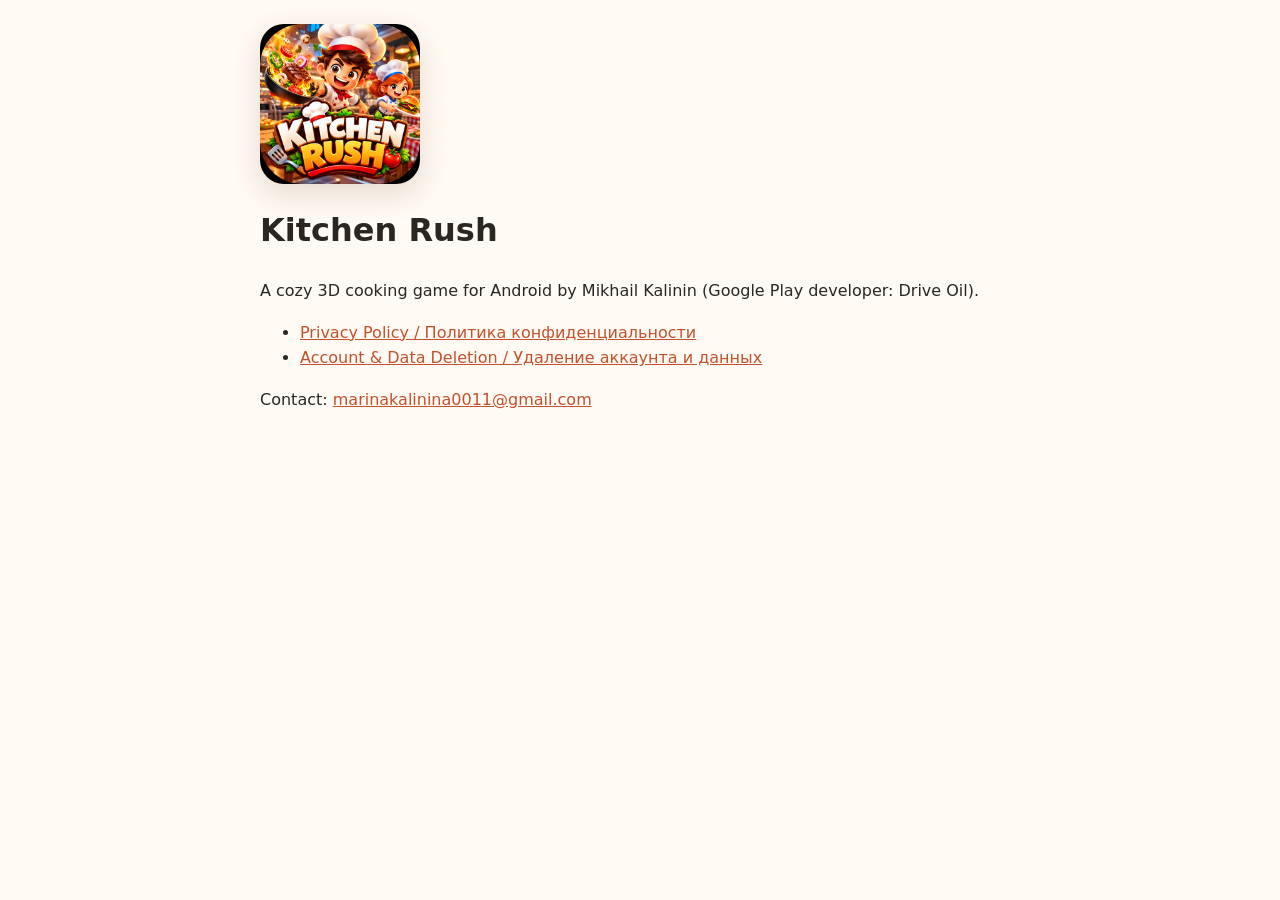
<file: index.html>
<!doctype html>
<html lang="en">
<head>
<meta charset="utf-8">
<meta name="viewport" content="width=device-width, initial-scale=1">
<title>Kitchen Rush</title>
<link rel="icon" type="image/png" sizes="1024x1024" href="assets/kitchen-rush-logo.png">
<meta property="og:image" content="https://bbbbbbalu0420.github.io/krco-kitchen-rush/assets/kitchen-rush-logo.png">
<meta property="og:image:width" content="1024">
<meta property="og:image:height" content="1024">
<style>
.brand-logo{display:block;width:160px;max-width:48vw;height:auto;margin:0 0 18px;border-radius:24px;box-shadow:0 10px 30px #5c260b26}

:root{--bg:#fffaf3;--fg:#2b2622;--accent:#c4512b}
@media (prefers-color-scheme:dark){:root{--bg:#1d1a17;--fg:#f1ebe4;--accent:#f08a5d}}
body{margin:0;background:var(--bg);color:var(--fg);font:16px/1.6 system-ui,-apple-system,"Segoe UI",Roboto,sans-serif}
main{max-width:760px;margin:0 auto;padding:24px 16px}a{color:var(--accent)}
</style>
</head>
<body>
<main>
<img class="brand-logo" src="assets/kitchen-rush-logo.png" alt="Kitchen Rush" width="160" height="160" decoding="async">

<h1>Kitchen Rush</h1>
<p>A cozy 3D cooking game for Android by Mikhail Kalinin (Google Play developer: Drive Oil).</p>
<ul>
<li><a href="privacy/">Privacy Policy / Политика конфиденциальности</a></li>
<li><a href="delete-account/">Account &amp; Data Deletion / Удаление аккаунта и данных</a></li>
</ul>
<p>Contact: <a href="mailto:marinakalinina0011@gmail.com">marinakalinina0011@gmail.com</a></p>
</main>
</body>
</html>
</file>
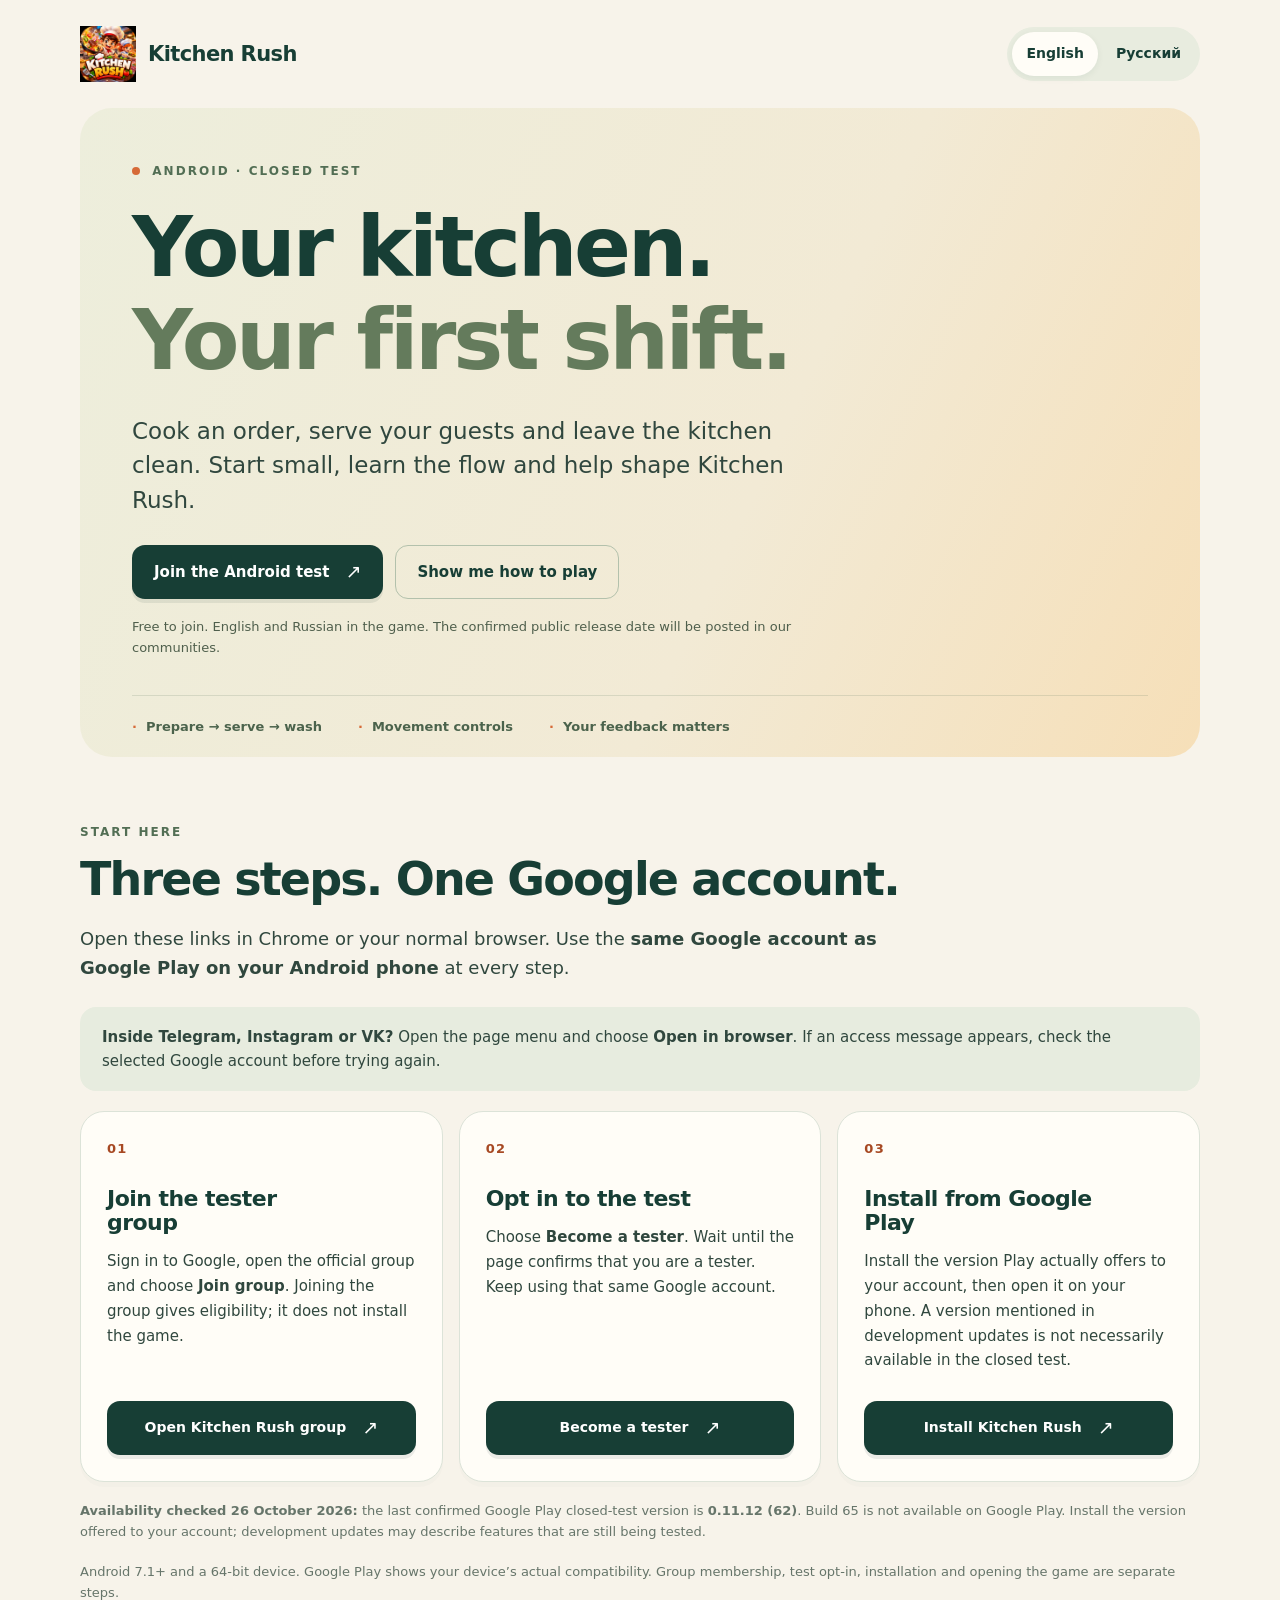
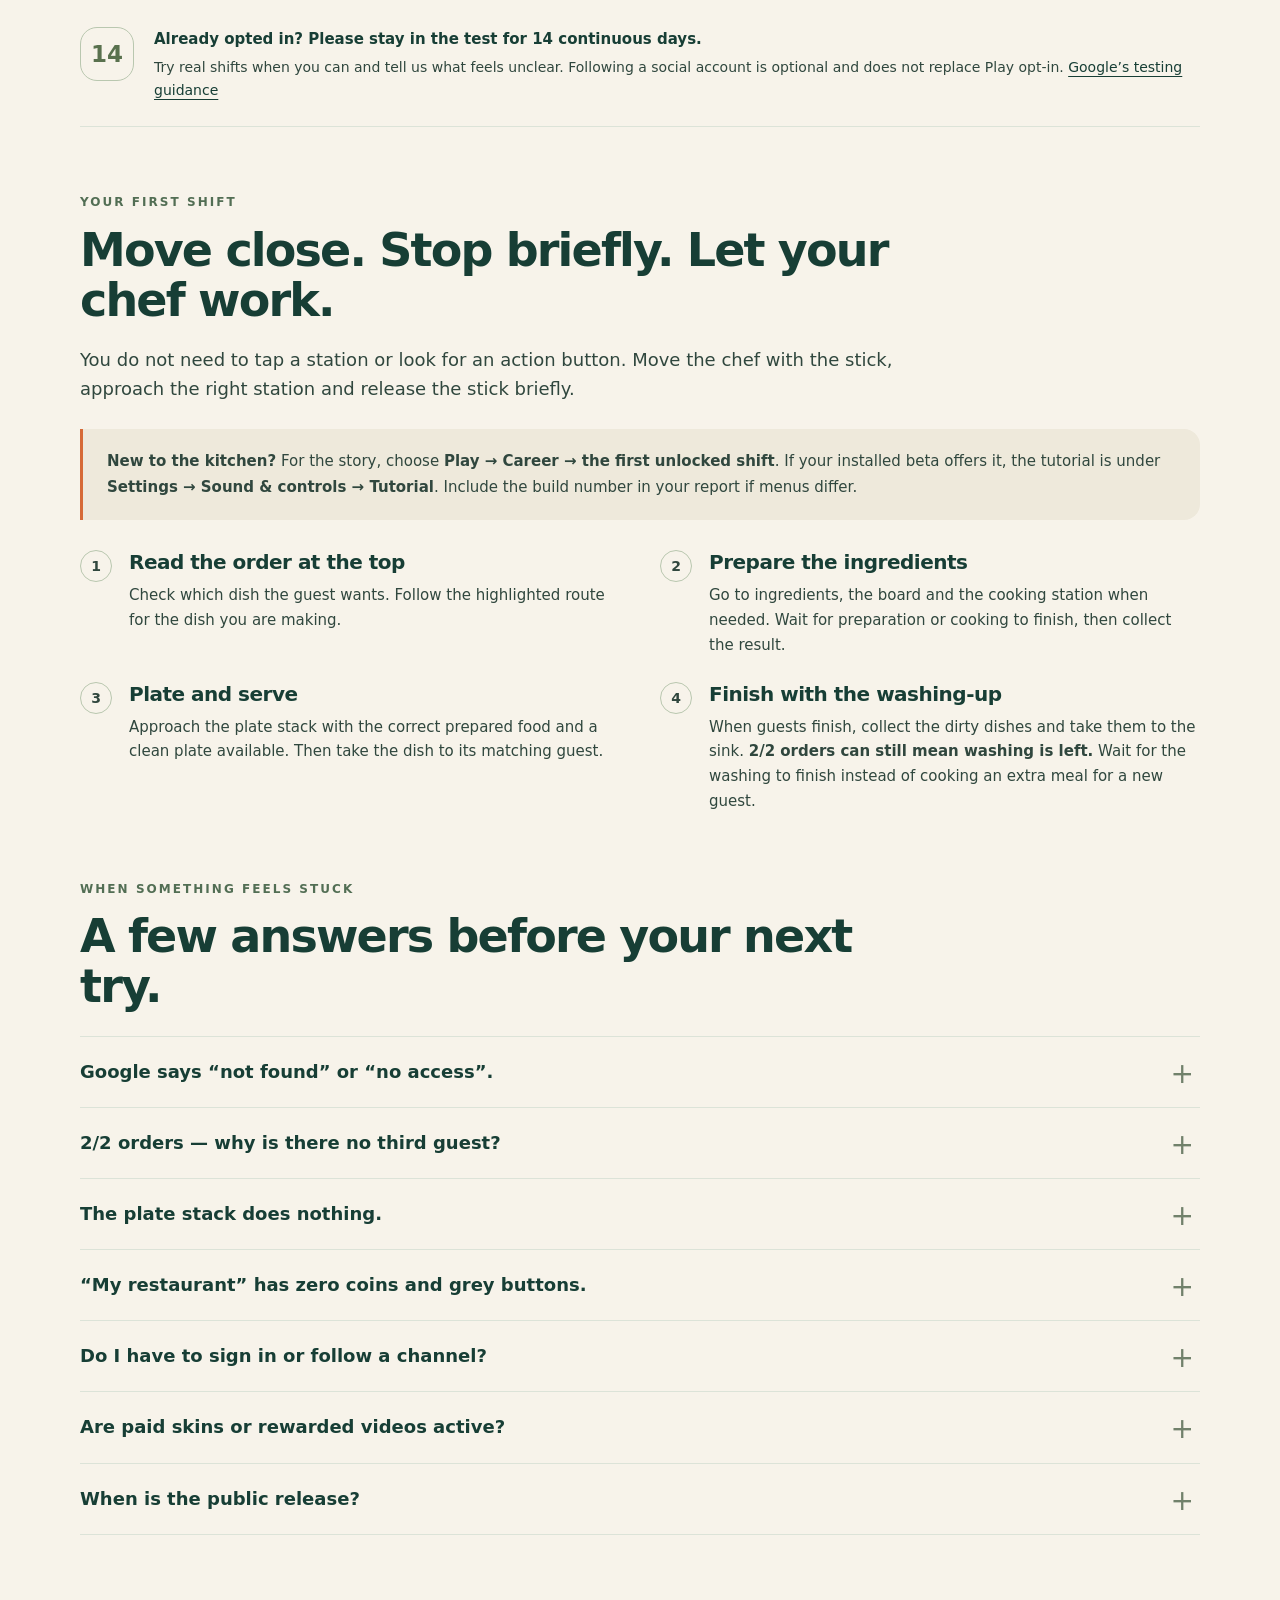
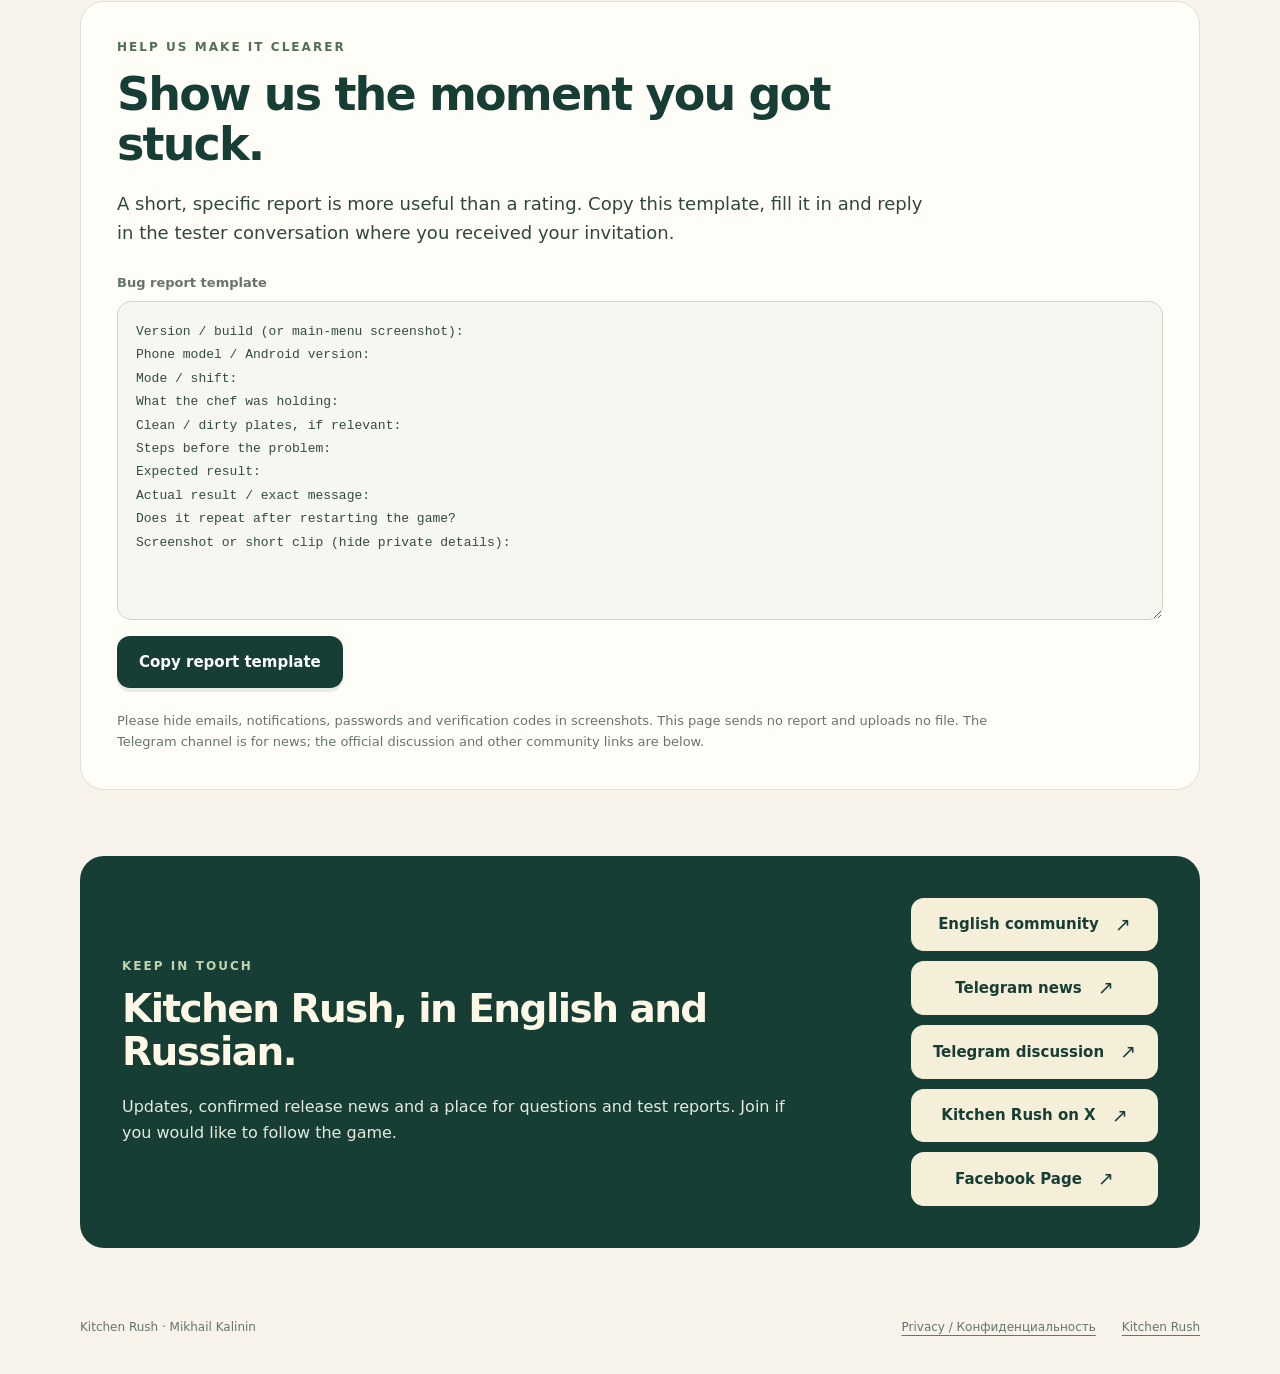
<file: beta/index.html>
<!doctype html>
<html lang="en">
<head>
  <meta charset="utf-8">
  <meta name="viewport" content="width=device-width, initial-scale=1">
  <meta name="theme-color" content="#173e35">
  <meta name="description" content="Join the Kitchen Rush Android test. Clear English and Russian setup, first-shift help and community links.">
  <title>Kitchen Rush</title>
  <link rel="canonical" href="https://bbbbbbalu0420.github.io/krco-kitchen-rush/beta/">
  <link rel="icon" type="image/png" sizes="1024x1024" href="./kitchen-rush-logo.png">
  <link rel="stylesheet" href="./styles.css">
  <script src="./campaign.js" defer></script>
  <script src="./onboarding.js" defer></script>
</head>
<body>
  <a class="skip-link" href="#guides">Skip to the guide / Перейти к инструкции</a>
  <header class="site-header wrap">
    <a class="brand" href="../" aria-label="Kitchen Rush home"><img class="brand-mark" src="./kitchen-rush-logo.png" alt="Kitchen Rush" width="56" height="56" decoding="async"><span>Kitchen Rush</span></a>
    <nav class="language-switch" aria-label="Choose language / Выбор языка"><a href="?lang=en#start-en" data-language="en" lang="en">English</a><a href="?lang=ru#start-ru" data-language="ru" lang="ru">Русский</a></nav>
  </header>
  <main id="guides" class="wrap">
    <article data-locale="en" lang="en" aria-labelledby="start-en">
      <section class="hero" aria-label="Welcome">
        <div class="eyebrow"><span class="status-dot" aria-hidden="true"></span> ANDROID · CLOSED TEST</div>
        <h1 id="start-en">Your kitchen.<br><span>Your first shift.</span></h1>
        <p class="hero-copy">Cook an order, serve your guests and leave the kitchen clean. Start small, learn the flow and help shape Kitchen Rush.</p>
        <div class="hero-actions"><a class="button primary" href="#join-en">Join the Android test <span aria-hidden="true">↗</span></a><a class="button secondary" href="#play-en">Show me how to play</a></div>
        <p class="fine-print">Free to join. English and Russian in the game. The confirmed public release date will be posted in our communities.</p>
        <div class="hero-facts"><span>Prepare → serve → wash</span><span>Movement controls</span><span>Your feedback matters</span></div>
      </section>
      <section id="join-en" class="section" aria-labelledby="join-title-en">
        <div class="section-heading"><p class="eyebrow">START HERE</p><h2 id="join-title-en">Three steps. One Google account.</h2><p>Open these links in Chrome or your normal browser. Use the <strong>same Google account as Google Play on your Android phone</strong> at every step.</p></div>
        <aside class="notice"><strong>Inside Telegram, Instagram or VK?</strong> Open the page menu and choose <strong>Open in browser</strong>. If an access message appears, check the selected Google account before trying again.</aside>
        <ol class="join-steps">
          <li><span class="step-number" aria-hidden="true">01</span><h3>Join the tester group</h3><p>Sign in to Google, open the official group and choose <strong>Join group</strong>. Joining the group gives eligibility; it does not install the game.</p><a class="button primary" href="https://groups.google.com/g/kitchen-rush-testers" target="_blank" rel="noopener noreferrer">Open Kitchen Rush group <span aria-hidden="true">↗</span></a></li>
          <li><span class="step-number" aria-hidden="true">02</span><h3>Opt in to the test</h3><p>Choose <strong>Become a tester</strong>. Wait until the page confirms that you are a tester. Keep using that same Google account.</p><a class="button primary" href="https://play.google.com/apps/testing/com.driveoil.kitchenrush" target="_blank" rel="noopener noreferrer">Become a tester <span aria-hidden="true">↗</span></a></li>
          <li><span class="step-number" aria-hidden="true">03</span><h3>Install from Google Play</h3><p>Install the version Play actually offers to your account, then open it on your phone. A version mentioned in development updates is not necessarily available in the closed test.</p><a class="button primary" data-krco-play-store href="https://play.google.com/store/apps/details?id=com.driveoil.kitchenrush" target="_blank" rel="noopener noreferrer">Install Kitchen Rush <span aria-hidden="true">↗</span></a></li>
        </ol>
        <p class="section-note"><strong>Availability checked 26 October 2026:</strong> the last confirmed Google Play closed-test version is <strong>0.11.12 (62)</strong>. Build 65 is not available on Google Play. Install the version offered to your account; development updates may describe features that are still being tested.</p>
        <p class="section-note">Android 7.1+ and a 64-bit device. Google Play shows your device’s actual compatibility. Group membership, test opt-in, installation and opening the game are separate steps.</p>
        <div class="test-note"><span class="note-icon" aria-hidden="true">14</span><p><strong>Already opted in? Please stay in the test for 14 continuous days.</strong> Try real shifts when you can and tell us what feels unclear. Following a social account is optional and does not replace Play opt-in. <a href="https://support.google.com/googleplay/android-developer/answer/14151465?hl=en" target="_blank" rel="noopener noreferrer">Google’s testing guidance</a></p></div>
      </section>
      <section id="play-en" class="section play-section" aria-labelledby="play-title-en">
        <div class="section-heading"><p class="eyebrow">YOUR FIRST SHIFT</p><h2 id="play-title-en">Move close. Stop briefly. Let your chef work.</h2><p>You do not need to tap a station or look for an action button. Move the chef with the stick, approach the right station and release the stick briefly.</p></div>
        <div class="tip"><strong>New to the kitchen?</strong> For the story, choose <strong>Play → Career → the first unlocked shift</strong>. If your installed beta offers it, the tutorial is under <strong>Settings → Sound &amp; controls → Tutorial</strong>. Include the build number in your report if menus differ.</div>
        <ol class="play-steps">
          <li><span aria-hidden="true">1</span><div><h3>Read the order at the top</h3><p>Check which dish the guest wants. Follow the highlighted route for the dish you are making.</p></div></li>
          <li><span aria-hidden="true">2</span><div><h3>Prepare the ingredients</h3><p>Go to ingredients, the board and the cooking station when needed. Wait for preparation or cooking to finish, then collect the result.</p></div></li>
          <li><span aria-hidden="true">3</span><div><h3>Plate and serve</h3><p>Approach the plate stack with the correct prepared food and a clean plate available. Then take the dish to its matching guest.</p></div></li>
          <li><span aria-hidden="true">4</span><div><h3>Finish with the washing-up</h3><p>When guests finish, collect the dirty dishes and take them to the sink. <strong>2/2 orders can still mean washing is left.</strong> Wait for the washing to finish instead of cooking an extra meal for a new guest.</p></div></li>
        </ol>
      </section>
      <section class="section" aria-labelledby="help-title-en">
        <div class="section-heading"><p class="eyebrow">WHEN SOMETHING FEELS STUCK</p><h2 id="help-title-en">A few answers before your next try.</h2></div>
        <div class="faq">
          <details><summary>Google says “not found” or “no access”.</summary><div><p>Check steps 1 and 2 using the same Google account selected in Play. Open the links in your normal browser. After opting in, access may take time to update. Check the selected account before reopening the Play link.</p><p>If it still fails, send the exact message and your phone model. Do not send your email, password or verification codes.</p></div></details>
          <details><summary>2/2 orders — why is there no third guest?</summary><div><p><strong>You may already have served the full order quota.</strong> Collect dirty dishes from the tables or return station, take them to the sink and wait for washing to finish. Making a third meal will not replace the cleanup.</p><p>Focus on the remaining shift goals. Some career missions also have an extra objective; the order counter alone does not confirm victory.</p></div></details>
          <details><summary>The plate stack does nothing.</summary><div><p>Check what your chef is holding and whether a clean plate is available. If all plates are dirty, finish the washing-up first. With full hands, you may need to use the return/trash station before collecting dirty dishes; returning food discards it.</p><p>If the prompt still points to an impossible step, send a short clip with the build version, held item and clean/dirty plate counts. Keep your save.</p></div></details>
          <details><summary>“My restaurant” has zero coins and grey buttons.</summary><div><p>Furniture uses the <strong>restaurant’s online wallet</strong>. Coins in a local career are shown separately. In <strong>My restaurant → Shifts → Play a normal shift</strong>, finish cooking, serving and washing, then wait for the server-confirmed reward.</p><p>To place furniture, first buy it, choose the owned piece, select a free grid position and use <strong>Place</strong>. An empty wallet or no owned piece can leave those actions unavailable. If the shift or reward confirmation is unavailable, report the message and build number; keep your save.</p></div></details>
          <details><summary>Do I have to sign in or follow a channel?</summary><div><p>The Google account used for the tester group and Google Play access is separate from an in-game account. Online modes need internet; the available in-game sign-in options depend on your installed beta.</p><p>If an in-game sign-in prompt blocks you, report its wording and build number. Keep your existing save; do not reset progress or reinstall to clear the prompt. Enter passwords and codes only on the official sign-in page, never in a tester chat.</p><p>Community follows are voluntary. A Telegram follow or Facebook join is not the Google Play tester opt-in.</p></div></details>
          <details><summary>Are paid skins or rewarded videos active?</summary><div><p>The current beta has no active real-money checkout or rewarded advertising. Those additions are being prepared separately. We will announce availability when they are ready; this guide does not ask you to pay.</p></div></details>
          <details><summary>When is the public release?</summary><div><p>We are preparing the game and collecting genuine play reports. The public date will be confirmed in the official communities after the relevant Google Play clearance. A closed-test update is not the public release.</p></div></details>
        </div>
      </section>
      <section id="feedback-en" class="section feedback-section" aria-labelledby="feedback-title-en">
        <div class="section-heading"><p class="eyebrow">HELP US MAKE IT CLEARER</p><h2 id="feedback-title-en">Show us the moment you got stuck.</h2><p>A short, specific report is more useful than a rating. Copy this template, fill it in and reply in the tester conversation where you received your invitation.</p></div>
        <label class="template-label" for="report-en">Bug report template</label>
        <textarea id="report-en" class="report-template" readonly rows="12" spellcheck="false">Version / build (or main-menu screenshot):
Phone model / Android version:
Mode / shift:
What the chef was holding:
Clean / dirty plates, if relevant:
Steps before the problem:
Expected result:
Actual result / exact message:
Does it repeat after restarting the game?
Screenshot or short clip (hide private details):</textarea>
        <div class="copy-row"><button type="button" class="button primary" data-copy-report="report-en" data-copy-success="Template copied. Fill it in in your tester chat." data-copy-fallback="Template selected. Use your device’s Copy command.">Copy report template</button><p id="copy-status-en" role="status" aria-live="polite" class="copy-status"></p></div>
        <p class="privacy-note">Please hide emails, notifications, passwords and verification codes in screenshots. This page sends no report and uploads no file. The Telegram channel is for news; the official discussion and other community links are below.</p>
      </section>
      <section class="community section" aria-labelledby="community-title-en"><div><p class="eyebrow">KEEP IN TOUCH</p><h2 id="community-title-en">Kitchen Rush, in English and Russian.</h2><p>Updates, confirmed release news and a place for questions and test reports. Join if you would like to follow the game.</p></div><div class="community-links"><a class="button light" href="https://www.facebook.com/groups/2116409505682452/" target="_blank" rel="noopener noreferrer">English community <span aria-hidden="true">↗</span></a><a class="button light" href="https://t.me/kitchenrushgame" target="_blank" rel="noopener noreferrer">Telegram news <span aria-hidden="true">↗</span></a><a class="button light" href="https://t.me/kitchenrushgamechat" target="_blank" rel="noopener noreferrer">Telegram discussion <span aria-hidden="true">↗</span></a><a class="button light" href="https://x.com/bbbbbbalu0420" target="_blank" rel="noopener noreferrer">Kitchen Rush on X <span aria-hidden="true">↗</span></a><a class="button light" href="https://www.facebook.com/profile.php?id=61595733787361" target="_blank" rel="noopener noreferrer">Facebook Page <span aria-hidden="true">↗</span></a></div></section>
    </article>
    <article data-locale="ru" lang="ru" aria-labelledby="start-ru">
      <section class="hero" aria-label="Добро пожаловать">
        <div class="eyebrow"><span class="status-dot" aria-hidden="true"></span> ANDROID · ЗАКРЫТЫЙ ТЕСТ</div>
        <h1 id="start-ru">Твоя кухня.<br><span>Твоя первая смена.</span></h1>
        <p class="hero-copy">Приготовь заказ, накорми гостей и оставь кухню чистой. Начни с простого, освой движение повара и помоги сделать Kitchen Rush лучше.</p>
        <div class="hero-actions"><a class="button primary" href="#join-ru">Присоединиться к тесту <span aria-hidden="true">↗</span></a><a class="button secondary" href="#play-ru">Покажите, как играть</a></div>
        <p class="fine-print">Участие бесплатное. В игре есть русский и английский. Подтверждённую дату публичного выхода опубликуем в сообществах.</p>
        <div class="hero-facts"><span>Приготовь → подай → помой</span><span>Управление движением</span><span>Твой отзыв важен</span></div>
      </section>
      <section id="join-ru" class="section" aria-labelledby="join-title-ru">
        <div class="section-heading"><p class="eyebrow">НАЧНИ ЗДЕСЬ</p><h2 id="join-title-ru">Три шага. Один Google-аккаунт.</h2><p>Открывай ссылки в Chrome или обычном браузере. На каждом шаге выбирай <strong>тот же Google-аккаунт, что в Play Маркете на Android-телефоне</strong>.</p></div>
        <aside class="notice"><strong>Открыл из Telegram, Instagram или ВК?</strong> В меню страницы выбери <strong>«Открыть в браузере»</strong>. Если появилось сообщение о доступе, сначала проверь выбранный Google-аккаунт.</aside>
        <ol class="join-steps">
          <li><span class="step-number" aria-hidden="true">01</span><h3>Вступи в группу теста</h3><p>Войди в Google, открой официальную группу и нажми <strong>«Присоединиться к группе»</strong>. Членство даёт доступ к тесту, но не устанавливает игру.</p><a class="button primary" href="https://groups.google.com/g/kitchen-rush-testers" target="_blank" rel="noopener noreferrer">Открыть группу Kitchen Rush <span aria-hidden="true">↗</span></a></li>
          <li><span class="step-number" aria-hidden="true">02</span><h3>Стань тестировщиком</h3><p>Нажми <strong>«Стать тестировщиком» / Become a tester</strong>. Дождись подтверждения, что ты участник теста. Используй тот же Google-аккаунт.</p><a class="button primary" href="https://play.google.com/apps/testing/com.driveoil.kitchenrush" target="_blank" rel="noopener noreferrer">Стать тестировщиком <span aria-hidden="true">↗</span></a></li>
          <li><span class="step-number" aria-hidden="true">03</span><h3>Установи из Play Маркета</h3><p>Установи версию, которую Play действительно предлагает твоему аккаунту, и открой её на телефоне. Сборка из новостей о разработке не обязательно доступна в закрытом тесте.</p><a class="button primary" data-krco-play-store href="https://play.google.com/store/apps/details?id=com.driveoil.kitchenrush" target="_blank" rel="noopener noreferrer">Установить Kitchen Rush <span aria-hidden="true">↗</span></a></li>
        </ol>
        <p class="section-note"><strong>Доступность проверена 26 октября 2026:</strong> последняя подтверждённая версия закрытого теста Google Play — <strong>0.11.12 (62)</strong>. Сборка 65 в Google Play недоступна. Устанавливай предложенную аккаунту версию: в новостях о разработке могут упоминаться ещё тестируемые функции.</p>
        <p class="section-note">Android 7.1+ и 64-битное устройство. Совместимость с конкретным телефоном показывает Google Play. Членство в группе, участие в тесте, установка и первый запуск — разные шаги.</p>
        <div class="test-note"><span class="note-icon" aria-hidden="true">14</span><p><strong>Уже вступил в тест? Пожалуйста, оставайся участником 14 дней подряд.</strong> По возможности играй настоящие смены и рассказывай, что непонятно. Подписка на соцсети добровольная и не заменяет участие в тесте Play. <a href="https://support.google.com/googleplay/android-developer/answer/14151465?hl=ru" target="_blank" rel="noopener noreferrer">Правила тестирования Google</a></p></div>
      </section>
      <section id="play-ru" class="section play-section" aria-labelledby="play-title-ru">
        <div class="section-heading"><p class="eyebrow">ПЕРВАЯ СМЕНА</p><h2 id="play-title-ru">Подойди. Остановись. Повар сделает сам.</h2><p>Нажимать на станцию или искать кнопку действия не нужно. Двигай повара стиком, подойди к нужной станции и ненадолго отпусти стик.</p></div>
        <div class="tip"><strong>Первый раз на кухне?</strong> Для сюжета выбери <strong>«Играть» → «Карьера» → первую открытую смену</strong>. Если обучение доступно в установленной бете, оно находится в <strong>«Настройки» → «Звук и управление» → «Обучение»</strong>. Если меню отличается, укажи номер сборки в отчёте.</div>
        <ol class="play-steps">
          <li><span aria-hidden="true">1</span><div><h3>Посмотри заказ сверху</h3><p>Проверь, какое блюдо хочет гость. Следуй подсвеченному маршруту для блюда, которое сейчас готовишь.</p></div></li>
          <li><span aria-hidden="true">2</span><div><h3>Подготовь продукты</h3><p>Подойди к продуктам, доске и, если нужно, к месту готовки. Дождись окончания нарезки или приготовления и забери результат.</p></div></li>
          <li><span aria-hidden="true">3</span><div><h3>Сервируй и подай</h3><p>Подойди к стопке тарелок с нужной подготовленной едой. Для сервировки нужна чистая тарелка. Затем отнеси блюдо подходящему гостю.</p></div></li>
          <li><span aria-hidden="true">4</span><div><h3>Заверши мытьём посуды</h3><p>Когда гости доедят, забери грязную посуду и отнеси к мойке. <strong>При 2/2 заказов мытьё ещё может оставаться.</strong> Дождись его окончания вместо приготовления лишней еды для нового гостя.</p></div></li>
        </ol>
      </section>
      <section class="section" aria-labelledby="help-title-ru">
        <div class="section-heading"><p class="eyebrow">ЕСЛИ ЧТО-ТО НЕ ПОЛУЧАЕТСЯ</p><h2 id="help-title-ru">Несколько ответов перед новой попыткой.</h2></div>
        <div class="faq">
          <details><summary>Google пишет «не найдено» или «нет доступа».</summary><div><p>Проверь шаги 1 и 2 под тем же Google-аккаунтом, который выбран в Play. Открывай ссылки в обычном браузере. После вступления в тест доступ может обновиться не сразу. Перед повторным открытием ссылки Play проверь выбранный аккаунт.</p><p>Не помогло — пришли точный текст ошибки и модель телефона. Почту, пароль и коды подтверждения присылать не нужно.</p></div></details>
          <details><summary>2/2 заказов — почему нет третьего гостя?</summary><div><p><strong>Возможно, все нужные заказы уже поданы.</strong> Собери грязную посуду со столиков или возврата, отнеси в мойку и дождись окончания мытья. Приготовление третьего блюда не заменяет уборку.</p><p>Проверь оставшиеся цели смены. В некоторых заданиях карьеры есть дополнительная цель; один счётчик заказов ещё не подтверждает победу.</p></div></details>
          <details><summary>У тарелок ничего не происходит.</summary><div><p>Проверь предмет в руках и наличие чистых тарелок. Если вся посуда грязная, сначала закончи мойку. С занятыми руками может понадобиться подойти к возврату/отходам перед сбором грязной посуды; возвращённая еда выбрасывается.</p><p>Если подсказка всё равно ведёт к невыполнимому действию, пришли короткое видео, версию сборки, предмет в руках и число чистых/грязных тарелок. Сохранение не удаляй.</p></div></details>
          <details><summary>В «Моём ресторане» ноль монет и серые кнопки.</summary><div><p>Мебель покупается за <strong>монеты онлайн-ресторана</strong>. Баланс местной карьеры учитывается отдельно. Открой <strong>«Мой ресторан» → «Смены» → «Играть обычную смену»</strong>: приготовь заказы, подай их, помой посуду и дождись подтверждённой сервером награды.</p><p>Чтобы расставить мебель, сначала купи её, выбери купленный предмет, свободное место на сетке и нажми <strong>«Поставить»</strong>. Без монет или купленного предмета эти действия могут быть недоступны. Если смена или подтверждение награды недоступны, пришли сообщение игры и номер сборки; сохранение не сбрасывай.</p></div></details>
          <details><summary>Нужно ли входить в аккаунт и подписываться?</summary><div><p>Google-аккаунт для группы тестировщиков и доступа Google Play — не игровой аккаунт. Для сетевых режимов нужен интернет; варианты входа в игру зависят от установленной беты.</p><p>Если окно входа в игре не даёт продолжить, пришли его текст и номер сборки. Сохрани существующий прогресс: не сбрасывай его и не переустанавливай игру ради обхода окна. Пароли и коды вводи только на официальной странице входа, не в чате тестировщиков.</p><p>Подписки на сообщества добровольные. Подписка в Telegram или Facebook не заменяет вступление в тест Google Play.</p></div></details>
          <details><summary>Платные скины и видео за награду уже работают?</summary><div><p>В текущей бете нет действующих покупок за реальные деньги и рекламы за награду. Эти дополнения готовятся отдельно. Об их доступности сообщим, когда они будут готовы; инструкция не предлагает ничего оплачивать.</p></div></details>
          <details><summary>Когда публичный выход?</summary><div><p>Мы готовим игру и собираем настоящие отзывы об игровых сменах. Дату публичного выхода подтвердим в официальных сообществах после нужного допуска Google Play. Обновление закрытого теста ещё не означает публичный релиз.</p></div></details>
        </div>
      </section>
      <section id="feedback-ru" class="section feedback-section" aria-labelledby="feedback-title-ru">
        <div class="section-heading"><p class="eyebrow">ПОМОГИ СДЕЛАТЬ ПОНЯТНЕЕ</p><h2 id="feedback-title-ru">Покажи момент, на котором застрял.</h2><p>Короткий конкретный отчёт полезнее оценки. Скопируй шаблон, заполни и ответь в той переписке с тестировщиками, где получил приглашение.</p></div>
        <label class="template-label" for="report-ru">Шаблон сообщения о баге</label>
        <textarea id="report-ru" class="report-template" readonly rows="12" spellcheck="false">Версия / сборка (или скриншот главного меню):
Модель телефона / версия Android:
Режим / смена:
Что повар держал в руках:
Чистые / грязные тарелки, если важно:
Действия перед проблемой:
Что ожидал:
Что произошло / точный текст сообщения:
Повторяется ли после перезапуска игры?
Скриншот или короткое видео (скрой личные данные):</textarea>
        <div class="copy-row"><button type="button" class="button primary" data-copy-report="report-ru" data-copy-success="Шаблон скопирован. Заполни его в переписке с тестировщиками." data-copy-fallback="Шаблон выделен. Выбери команду «Копировать» на устройстве.">Скопировать шаблон</button><p id="copy-status-ru" role="status" aria-live="polite" class="copy-status"></p></div>
        <p class="privacy-note">Скрывай на скриншотах почту, уведомления, пароли и коды подтверждения. Эта страница не отправляет отчёт и не загружает файлы. Telegram-канал публикует новости; официальное обсуждение и остальные ссылки есть ниже.</p>
      </section>
      <section class="community section" aria-labelledby="community-title-ru"><div><p class="eyebrow">ОСТАВАЙСЯ НА СВЯЗИ</p><h2 id="community-title-ru">Kitchen Rush — на русском и английском.</h2><p>Обновления, подтверждённые новости о выходе, вопросы и отчёты об игре. Подписывайся, если хочешь следить за игрой.</p></div><div class="community-links"><a class="button light" href="https://www.facebook.com/groups/1142296261535385/" target="_blank" rel="noopener noreferrer">Русское сообщество <span aria-hidden="true">↗</span></a><a class="button light" href="https://t.me/kitchenrushgame" target="_blank" rel="noopener noreferrer">Новости в Telegram <span aria-hidden="true">↗</span></a><a class="button light" href="https://t.me/kitchenrushgamechat" target="_blank" rel="noopener noreferrer">Обсуждение в Telegram <span aria-hidden="true">↗</span></a><a class="button light" href="https://x.com/bbbbbbalu0420" target="_blank" rel="noopener noreferrer">Kitchen Rush в X <span aria-hidden="true">↗</span></a><a class="button light" href="https://www.facebook.com/profile.php?id=61595733787361" target="_blank" rel="noopener noreferrer">Страница Facebook <span aria-hidden="true">↗</span></a></div></section>
    </article>
  </main>
  <footer class="site-footer wrap"><span>Kitchen Rush · Mikhail Kalinin</span><a href="../privacy/">Privacy / Конфиденциальность</a><a href="../">Kitchen Rush</a></footer>
</body>
</html>
</file>
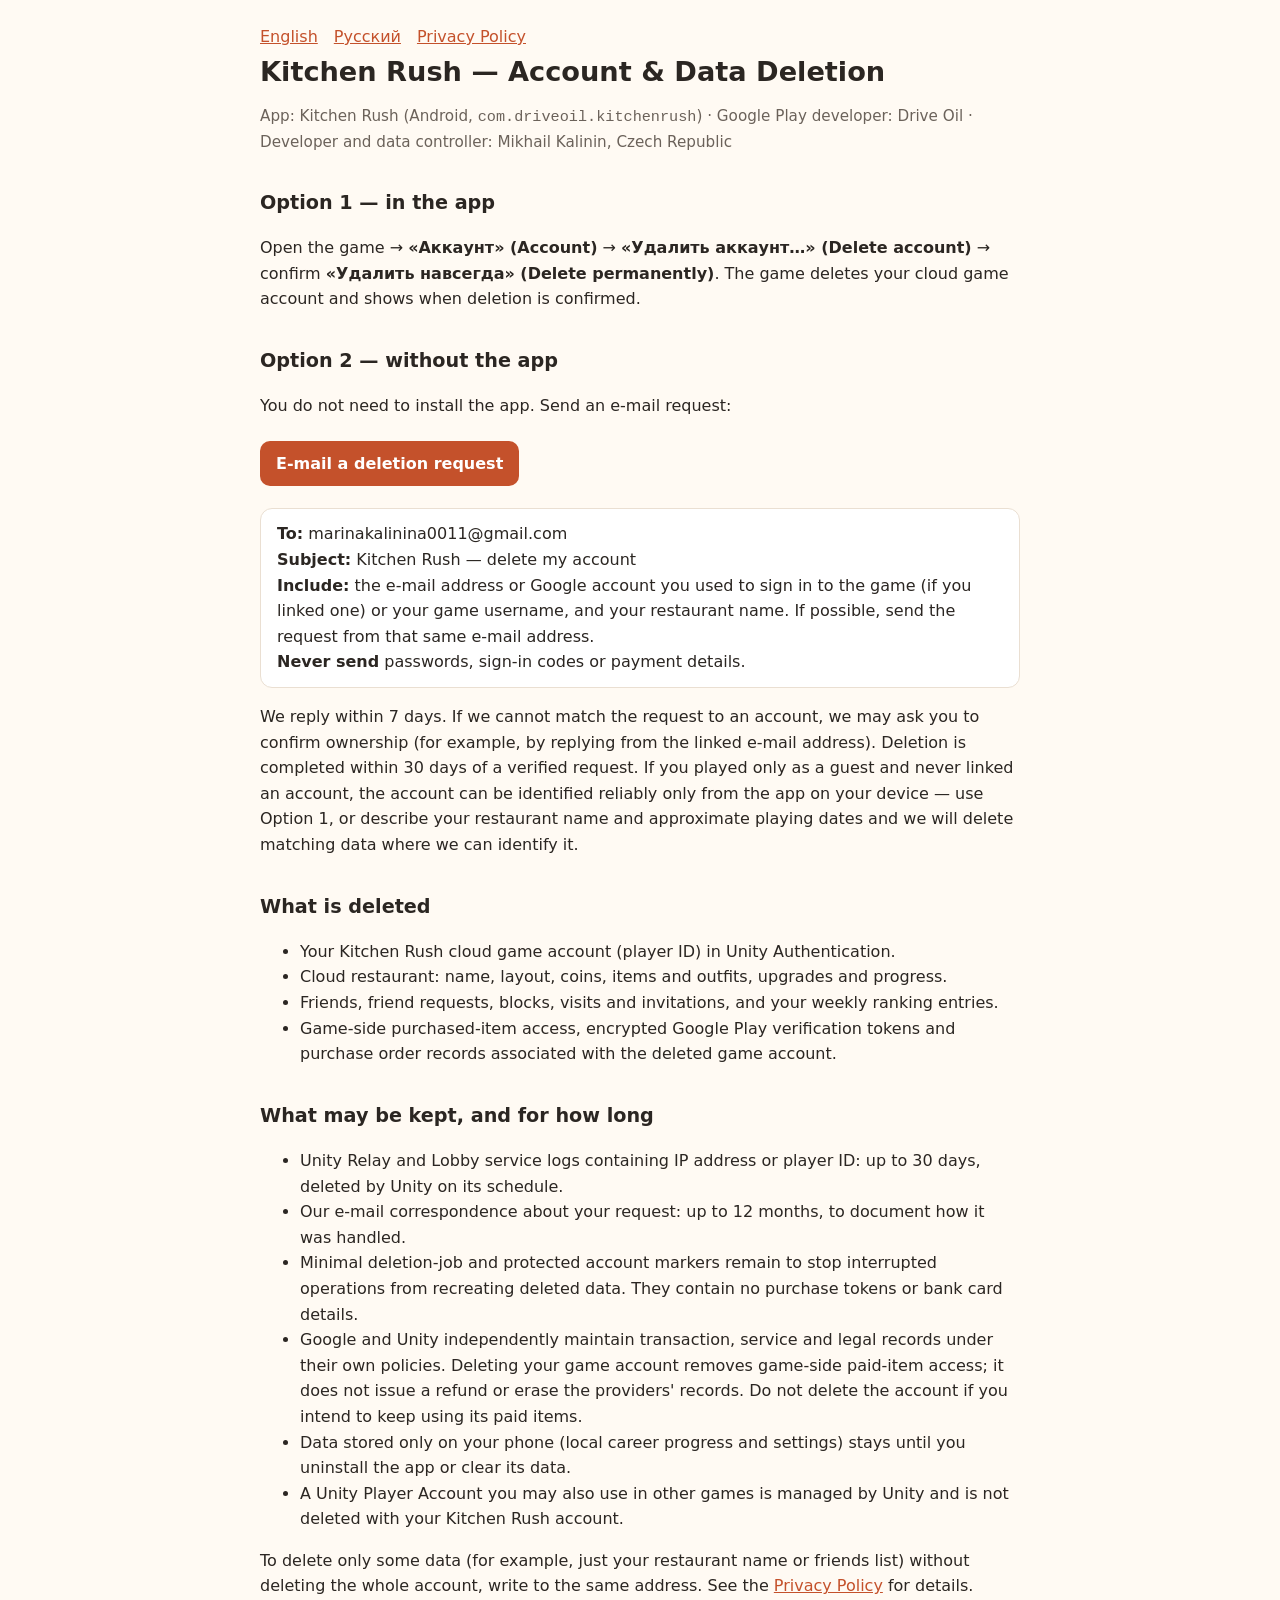
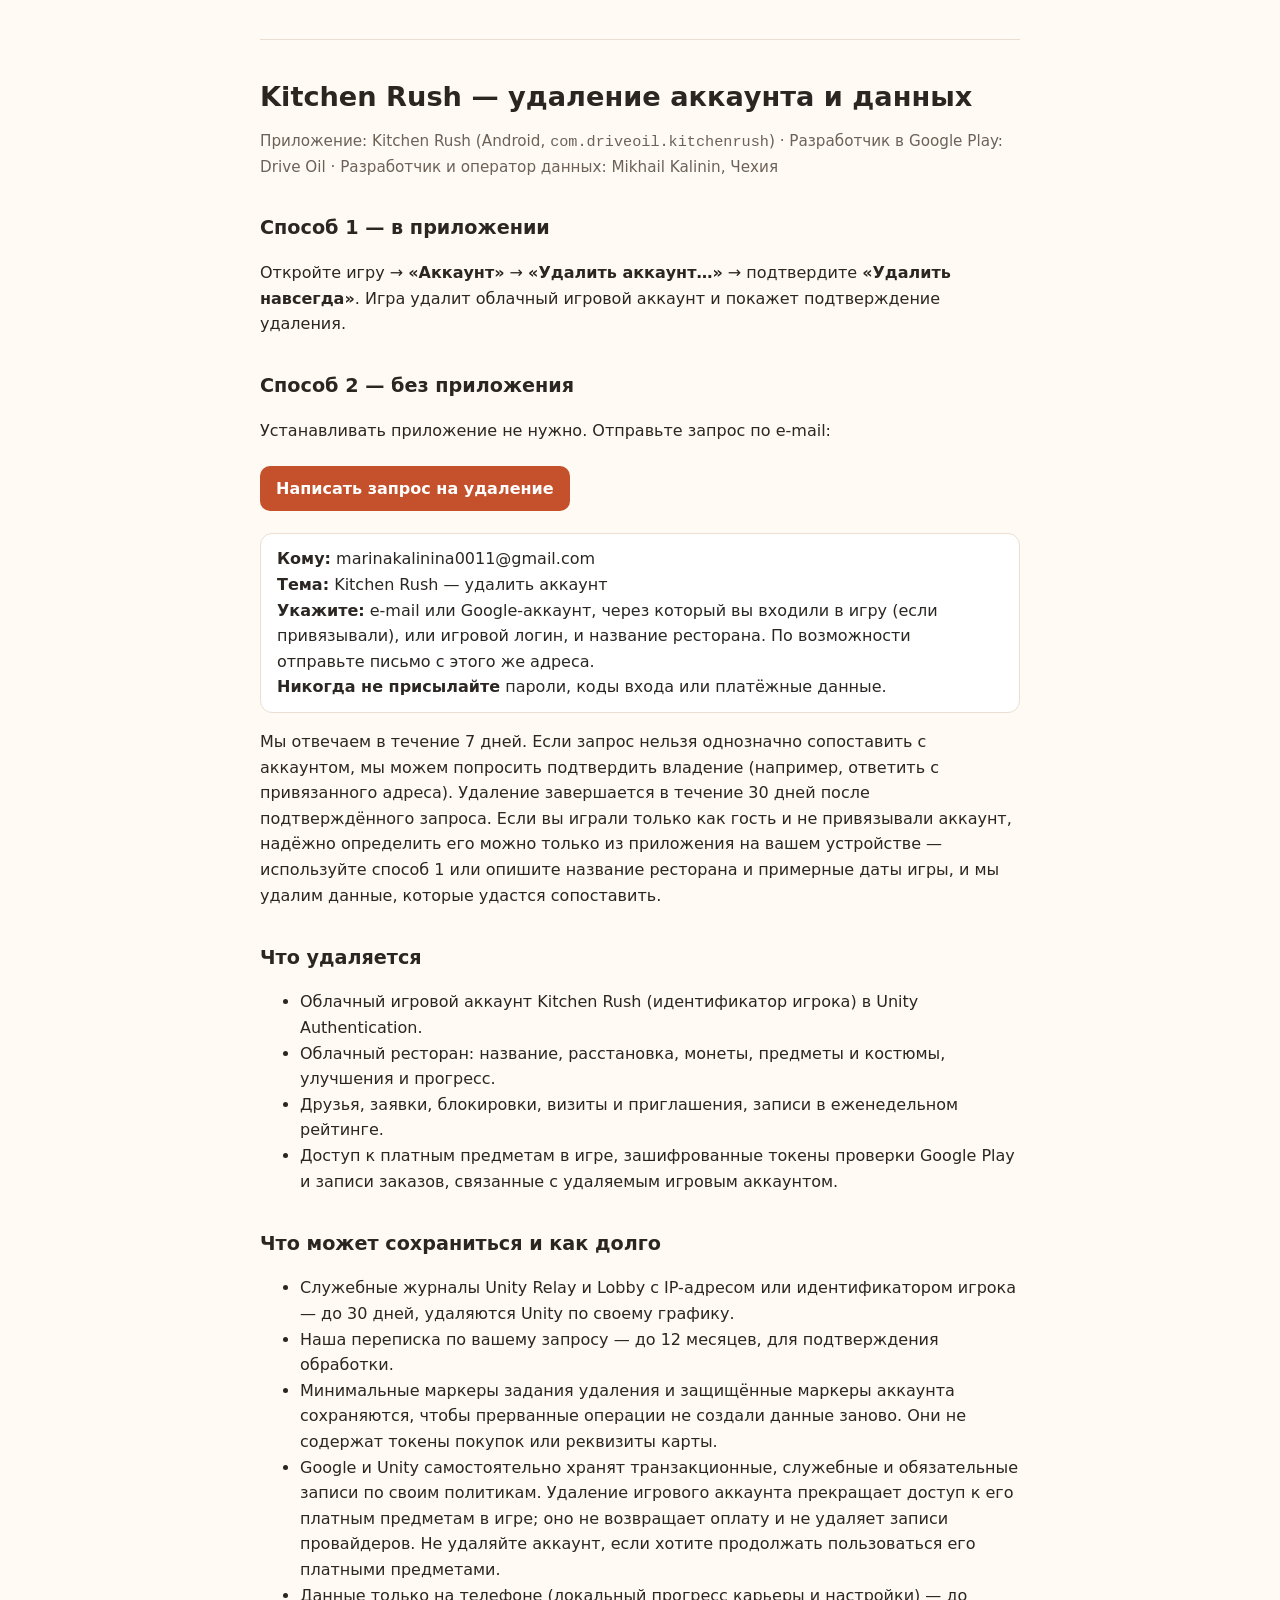
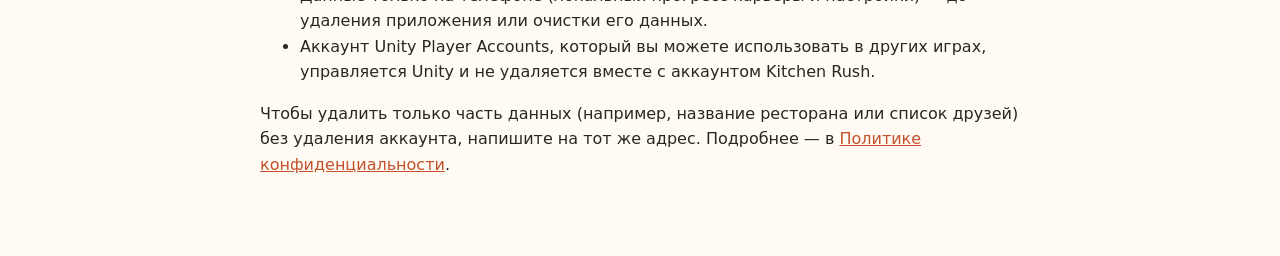
<file: delete-account/index.html>
<!doctype html>
<html lang="en">
<head>
<meta charset="utf-8">
<meta name="viewport" content="width=device-width, initial-scale=1">
<title>Kitchen Rush — Account &amp; Data Deletion</title>
<style>
:root{--bg:#fffaf3;--fg:#2b2622;--muted:#6b625a;--accent:#c4512b;--card:#ffffff;--line:#eadfd2}
@media (prefers-color-scheme:dark){:root{--bg:#1d1a17;--fg:#f1ebe4;--muted:#b3a99f;--accent:#f08a5d;--card:#26221e;--line:#3a332d}}
body{margin:0;background:var(--bg);color:var(--fg);font:16px/1.6 system-ui,-apple-system,"Segoe UI",Roboto,sans-serif}
main{max-width:760px;margin:0 auto;padding:24px 16px 64px}
h1{font-size:1.7rem;line-height:1.25;margin:.2em 0}h2{font-size:1.2rem;margin-top:1.8em}
a{color:var(--accent)}.meta{color:var(--muted);font-size:.95rem}
.card{background:var(--card);border:1px solid var(--line);border-radius:12px;padding:12px 16px;margin:16px 0}
.btn{display:inline-block;background:var(--accent);color:#fff;text-decoration:none;padding:10px 16px;border-radius:10px;font-weight:600;margin:6px 0}
nav a{margin-right:16px}hr{border:0;border-top:1px solid var(--line);margin:40px 0}
</style>
</head>
<body>
<main>
<nav><a href="#en">English</a><a href="#ru">Русский</a><a href="../privacy/">Privacy Policy</a></nav>

<section id="en">
<h1>Kitchen Rush — Account &amp; Data Deletion</h1>
<p class="meta">App: Kitchen Rush (Android, <code>com.driveoil.kitchenrush</code>) · Google Play developer: Drive Oil · Developer and data controller: Mikhail Kalinin, Czech Republic</p>

<h2>Option 1 — in the app</h2>
<p>Open the game → <b>«Аккаунт» (Account)</b> → <b>«Удалить аккаунт…» (Delete account)</b> → confirm <b>«Удалить навсегда» (Delete permanently)</b>. The game deletes your cloud game account and shows when deletion is confirmed.</p>

<h2>Option 2 — without the app</h2>
<p>You do not need to install the app. Send an e-mail request:</p>
<p><a class="btn" href="mailto:marinakalinina0011@gmail.com?subject=Kitchen%20Rush%20%E2%80%94%20delete%20my%20account">E-mail a deletion request</a></p>
<div class="card">
<b>To:</b> marinakalinina0011@gmail.com<br>
<b>Subject:</b> Kitchen Rush — delete my account<br>
<b>Include:</b> the e-mail address or Google account you used to sign in to the game (if you linked one) or your game username, and your restaurant name. If possible, send the request from that same e-mail address.<br>
<b>Never send</b> passwords, sign-in codes or payment details.
</div>
<p>We reply within 7 days. If we cannot match the request to an account, we may ask you to confirm ownership (for example, by replying from the linked e-mail address). Deletion is completed within 30 days of a verified request. If you played only as a guest and never linked an account, the account can be identified reliably only from the app on your device — use Option 1, or describe your restaurant name and approximate playing dates and we will delete matching data where we can identify it.</p>

<h2>What is deleted</h2>
<ul>
<li>Your Kitchen Rush cloud game account (player ID) in Unity Authentication.</li>
<li>Cloud restaurant: name, layout, coins, items and outfits, upgrades and progress.</li>
<li>Friends, friend requests, blocks, visits and invitations, and your weekly ranking entries.</li>
<li>Game-side purchased-item access, encrypted Google Play verification tokens and purchase order records associated with the deleted game account.</li>
</ul>

<h2>What may be kept, and for how long</h2>
<ul>
<li>Unity Relay and Lobby service logs containing IP address or player ID: up to 30 days, deleted by Unity on its schedule.</li>
<li>Our e-mail correspondence about your request: up to 12 months, to document how it was handled.</li>
<li>Minimal deletion-job and protected account markers remain to stop interrupted operations from recreating deleted data. They contain no purchase tokens or bank card details.</li>
<li>Google and Unity independently maintain transaction, service and legal records under their own policies. Deleting your game account removes game-side paid-item access; it does not issue a refund or erase the providers' records. Do not delete the account if you intend to keep using its paid items.</li>
<li>Data stored only on your phone (local career progress and settings) stays until you uninstall the app or clear its data.</li>
<li>A Unity Player Account you may also use in other games is managed by Unity and is not deleted with your Kitchen Rush account.</li>
</ul>
<p>To delete only some data (for example, just your restaurant name or friends list) without deleting the whole account, write to the same address. See the <a href="../privacy/">Privacy Policy</a> for details.</p>
</section>

<hr>

<section id="ru" lang="ru">
<h1>Kitchen Rush — удаление аккаунта и данных</h1>
<p class="meta">Приложение: Kitchen Rush (Android, <code>com.driveoil.kitchenrush</code>) · Разработчик в Google Play: Drive Oil · Разработчик и оператор данных: Mikhail Kalinin, Чехия</p>

<h2>Способ 1 — в приложении</h2>
<p>Откройте игру → <b>«Аккаунт»</b> → <b>«Удалить аккаунт…»</b> → подтвердите <b>«Удалить навсегда»</b>. Игра удалит облачный игровой аккаунт и покажет подтверждение удаления.</p>

<h2>Способ 2 — без приложения</h2>
<p>Устанавливать приложение не нужно. Отправьте запрос по e-mail:</p>
<p><a class="btn" href="mailto:marinakalinina0011@gmail.com?subject=Kitchen%20Rush%20%E2%80%94%20%D1%83%D0%B4%D0%B0%D0%BB%D0%B8%D1%82%D1%8C%20%D0%B0%D0%BA%D0%BA%D0%B0%D1%83%D0%BD%D1%82">Написать запрос на удаление</a></p>
<div class="card">
<b>Кому:</b> marinakalinina0011@gmail.com<br>
<b>Тема:</b> Kitchen Rush — удалить аккаунт<br>
<b>Укажите:</b> e-mail или Google-аккаунт, через который вы входили в игру (если привязывали), или игровой логин, и название ресторана. По возможности отправьте письмо с этого же адреса.<br>
<b>Никогда не присылайте</b> пароли, коды входа или платёжные данные.
</div>
<p>Мы отвечаем в течение 7 дней. Если запрос нельзя однозначно сопоставить с аккаунтом, мы можем попросить подтвердить владение (например, ответить с привязанного адреса). Удаление завершается в течение 30 дней после подтверждённого запроса. Если вы играли только как гость и не привязывали аккаунт, надёжно определить его можно только из приложения на вашем устройстве — используйте способ 1 или опишите название ресторана и примерные даты игры, и мы удалим данные, которые удастся сопоставить.</p>

<h2>Что удаляется</h2>
<ul>
<li>Облачный игровой аккаунт Kitchen Rush (идентификатор игрока) в Unity Authentication.</li>
<li>Облачный ресторан: название, расстановка, монеты, предметы и костюмы, улучшения и прогресс.</li>
<li>Друзья, заявки, блокировки, визиты и приглашения, записи в еженедельном рейтинге.</li>
<li>Доступ к платным предметам в игре, зашифрованные токены проверки Google Play и записи заказов, связанные с удаляемым игровым аккаунтом.</li>
</ul>

<h2>Что может сохраниться и как долго</h2>
<ul>
<li>Служебные журналы Unity Relay и Lobby с IP-адресом или идентификатором игрока — до 30 дней, удаляются Unity по своему графику.</li>
<li>Наша переписка по вашему запросу — до 12 месяцев, для подтверждения обработки.</li>
<li>Минимальные маркеры задания удаления и защищённые маркеры аккаунта сохраняются, чтобы прерванные операции не создали данные заново. Они не содержат токены покупок или реквизиты карты.</li>
<li>Google и Unity самостоятельно хранят транзакционные, служебные и обязательные записи по своим политикам. Удаление игрового аккаунта прекращает доступ к его платным предметам в игре; оно не возвращает оплату и не удаляет записи провайдеров. Не удаляйте аккаунт, если хотите продолжать пользоваться его платными предметами.</li>
<li>Данные только на телефоне (локальный прогресс карьеры и настройки) — до удаления приложения или очистки его данных.</li>
<li>Аккаунт Unity Player Accounts, который вы можете использовать в других играх, управляется Unity и не удаляется вместе с аккаунтом Kitchen Rush.</li>
</ul>
<p>Чтобы удалить только часть данных (например, название ресторана или список друзей) без удаления аккаунта, напишите на тот же адрес. Подробнее — в <a href="../privacy/">Политике конфиденциальности</a>.</p>
</section>
</main>
</body>
</html>
</file>
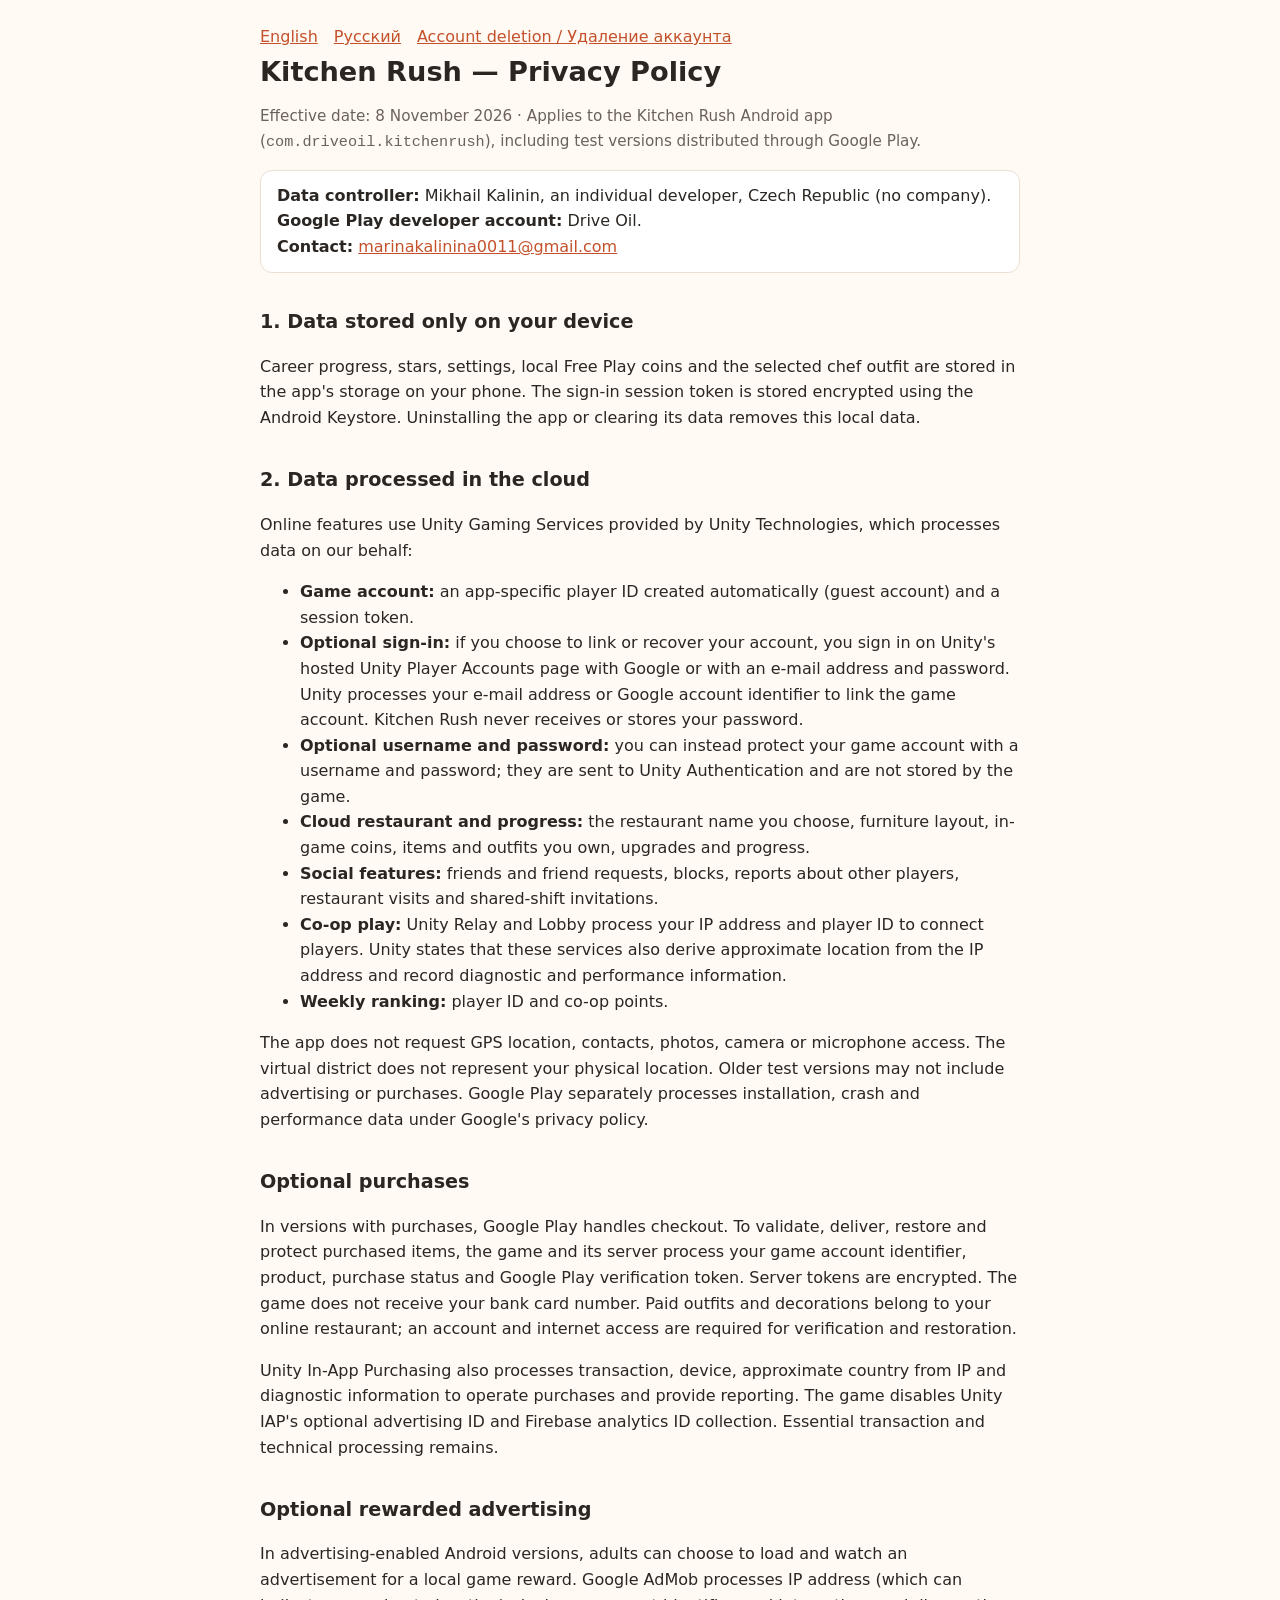
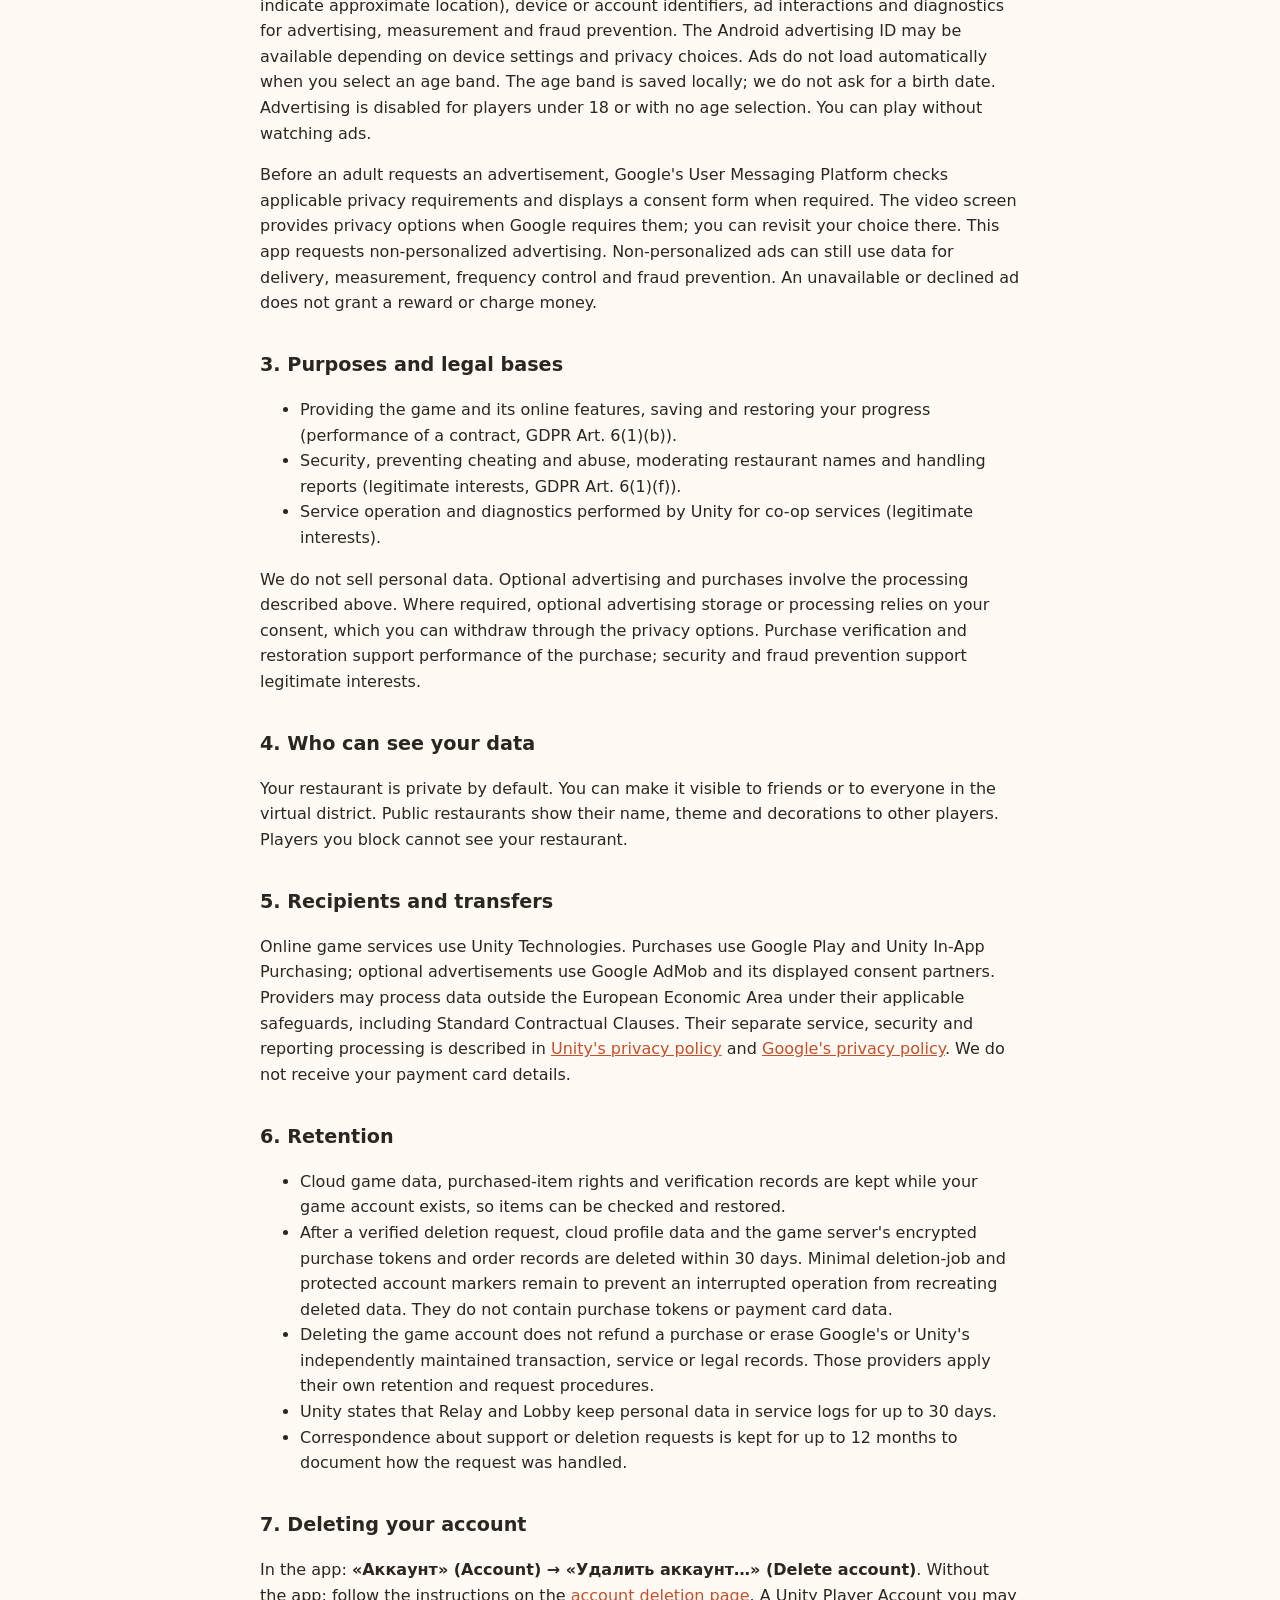
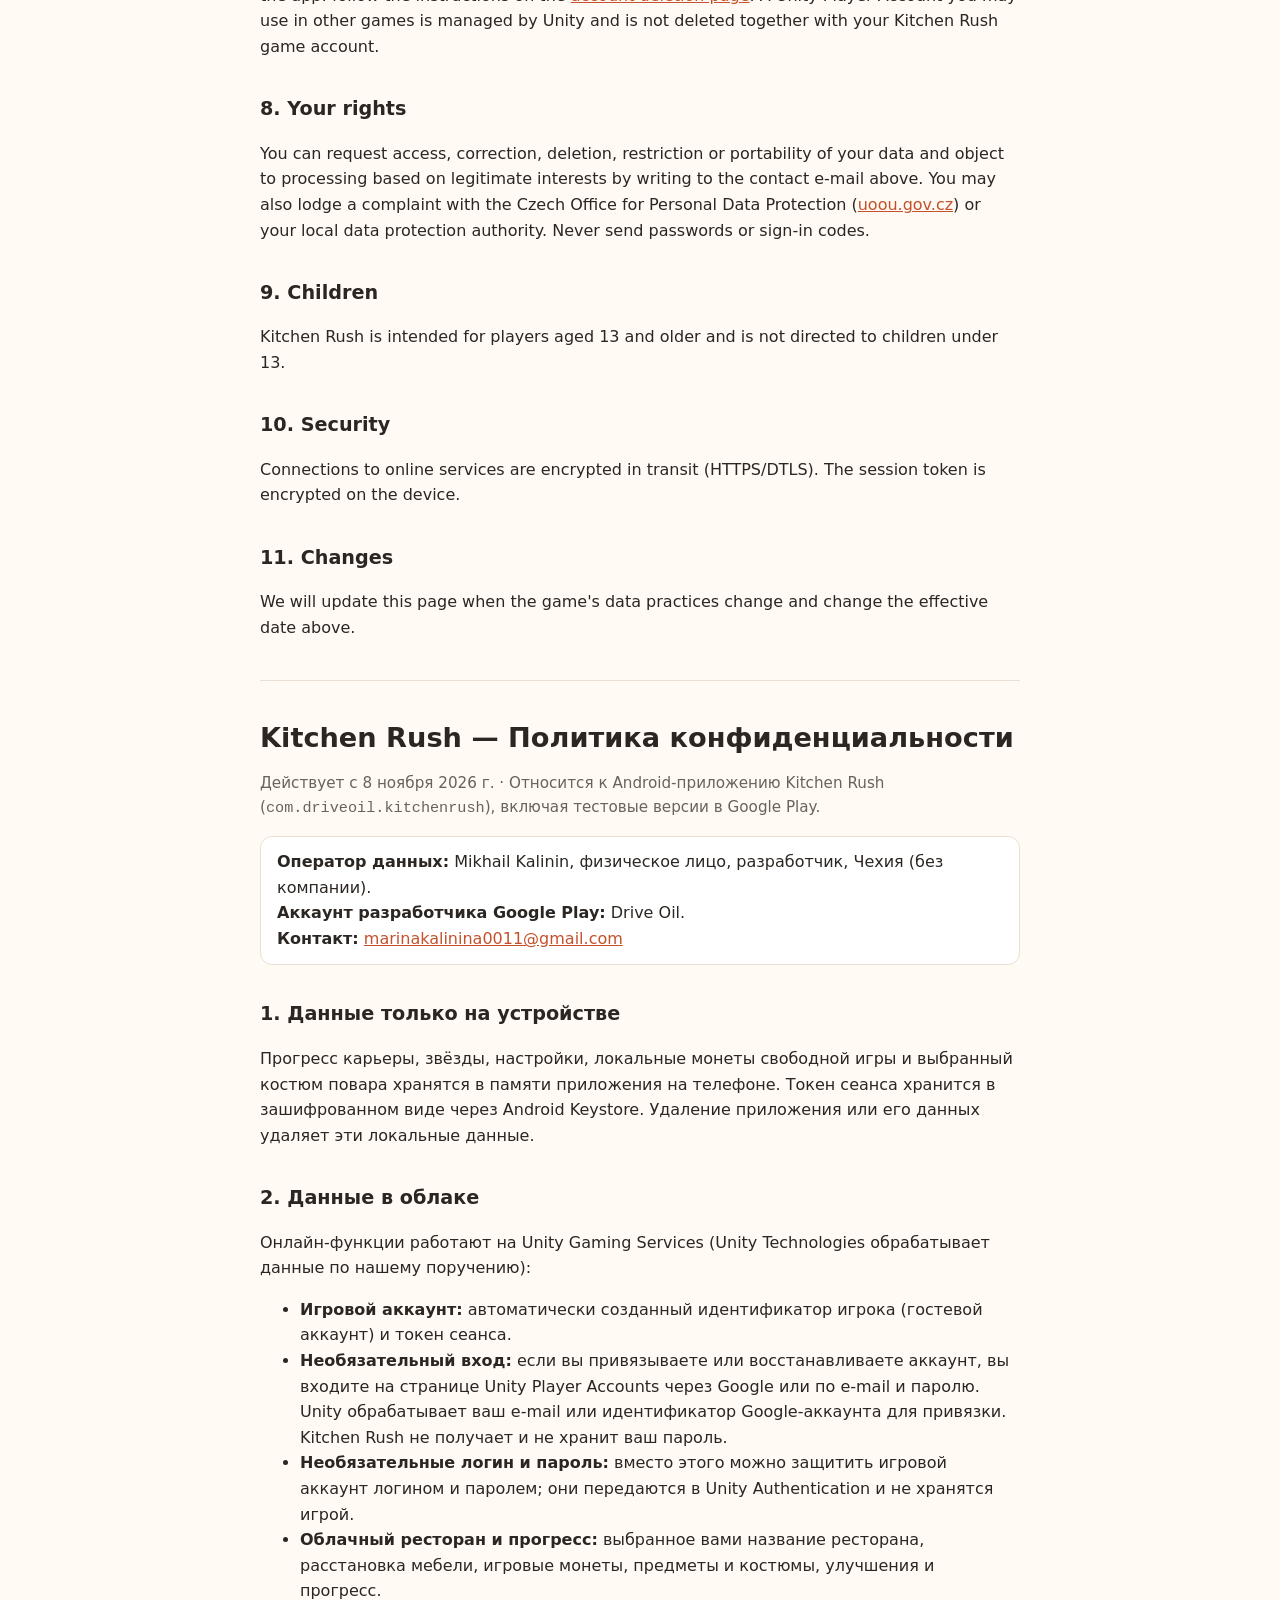
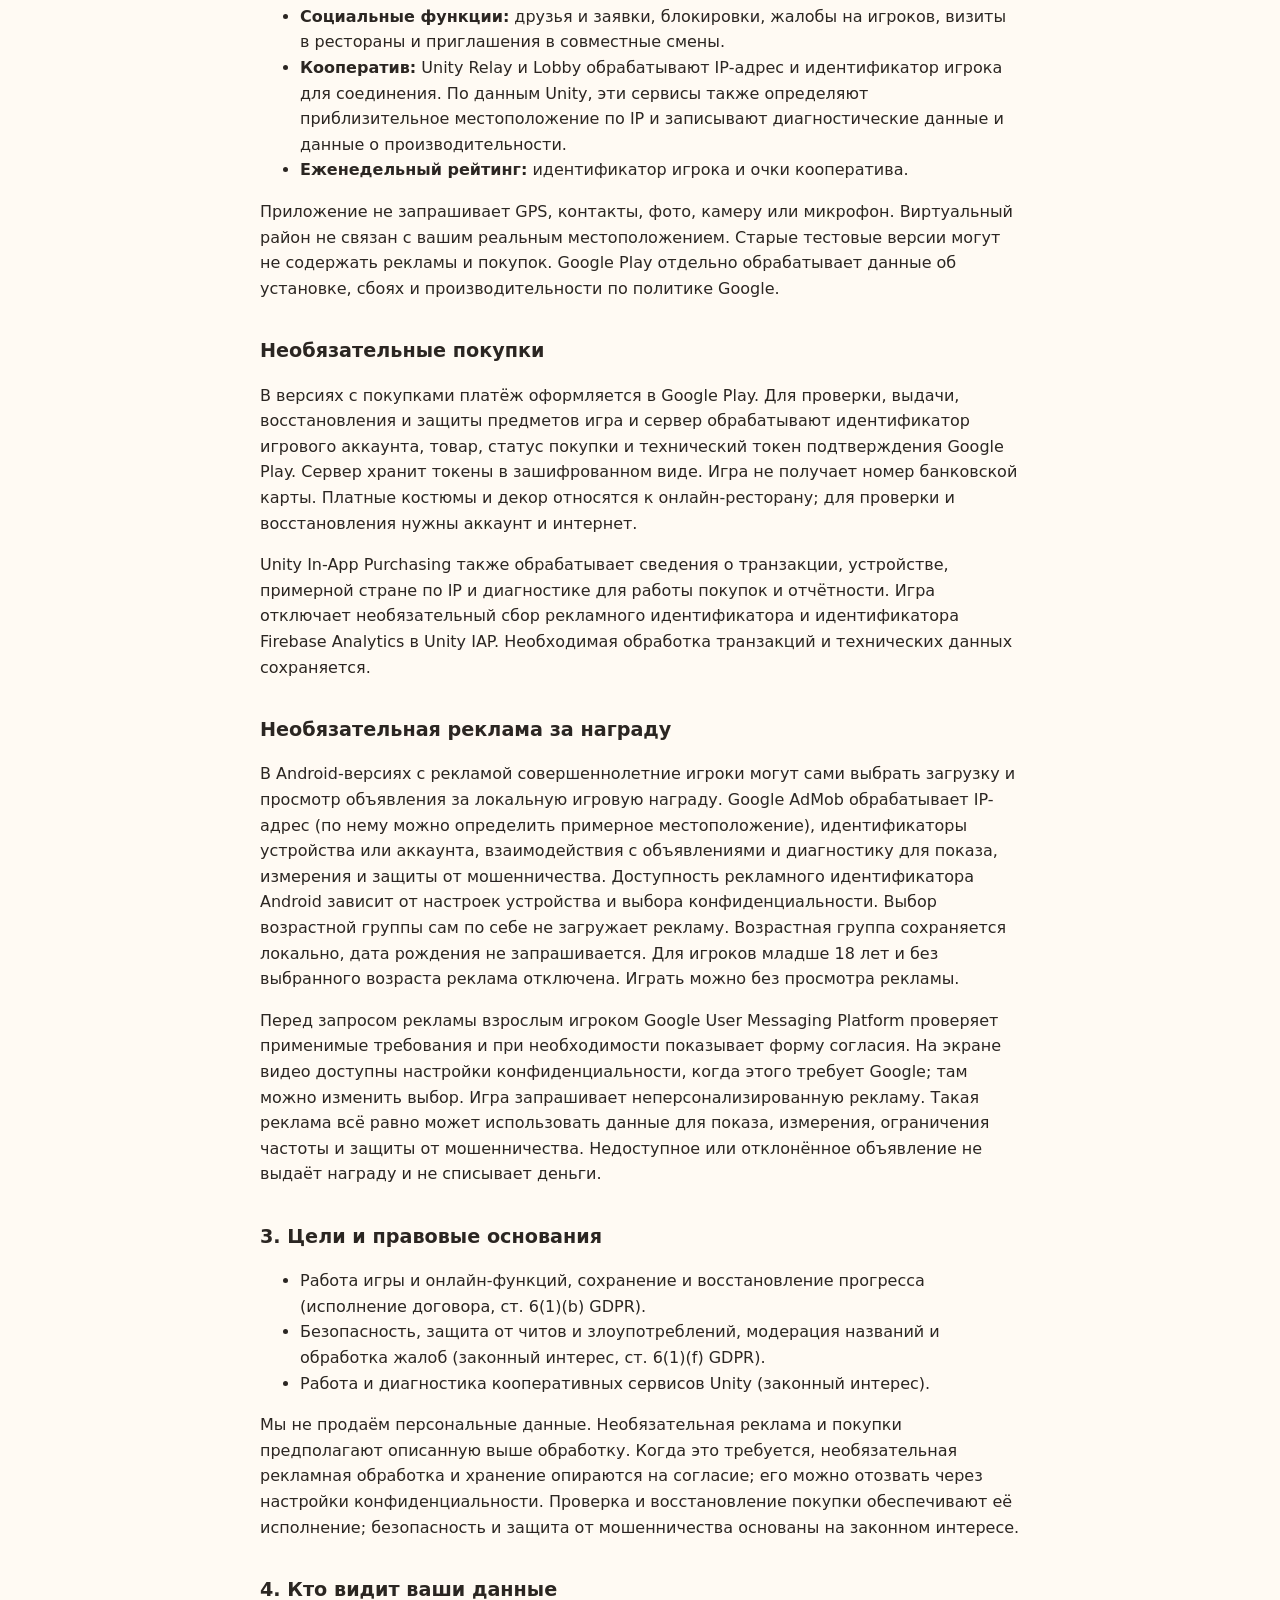
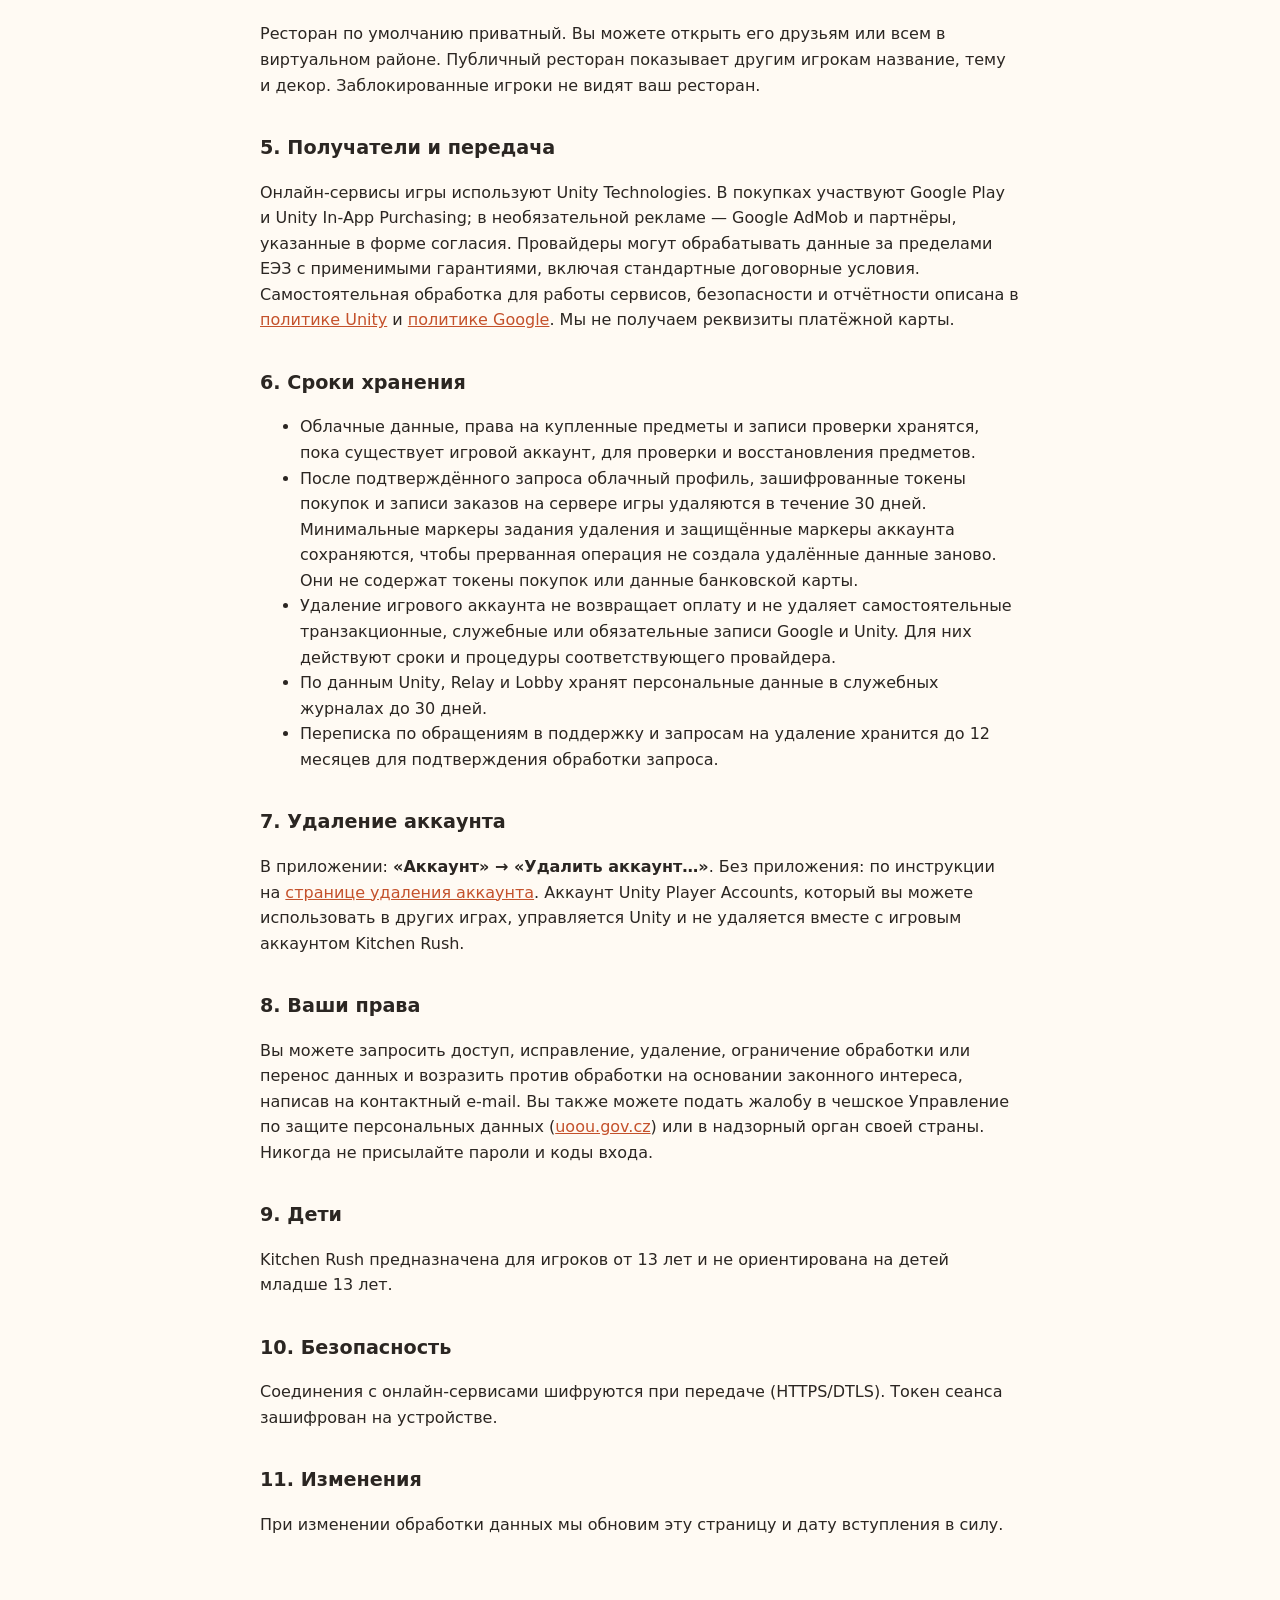
<file: privacy/index.html>
<!doctype html>
<html lang="en">
<head>
<meta charset="utf-8">
<meta name="viewport" content="width=device-width, initial-scale=1">
<title>Kitchen Rush — Privacy Policy</title>
<style>
:root{--bg:#fffaf3;--fg:#2b2622;--muted:#6b625a;--accent:#c4512b;--card:#ffffff;--line:#eadfd2}
@media (prefers-color-scheme:dark){:root{--bg:#1d1a17;--fg:#f1ebe4;--muted:#b3a99f;--accent:#f08a5d;--card:#26221e;--line:#3a332d}}
body{margin:0;background:var(--bg);color:var(--fg);font:16px/1.6 system-ui,-apple-system,"Segoe UI",Roboto,sans-serif}
main{max-width:760px;margin:0 auto;padding:24px 16px 64px}
h1{font-size:1.7rem;line-height:1.25;margin:.2em 0}h2{font-size:1.2rem;margin-top:1.8em}
a{color:var(--accent)}.meta{color:var(--muted);font-size:.95rem}
.card{background:var(--card);border:1px solid var(--line);border-radius:12px;padding:12px 16px;margin:16px 0}
nav a{margin-right:16px}hr{border:0;border-top:1px solid var(--line);margin:40px 0}
</style>
</head>
<body>
<main>
<nav><a href="#en">English</a><a href="#ru">Русский</a><a href="../delete-account/">Account deletion / Удаление аккаунта</a></nav>

<section id="en">
<h1>Kitchen Rush — Privacy Policy</h1>
<p class="meta">Effective date: 8 November 2026 · Applies to the Kitchen Rush Android app (<code>com.driveoil.kitchenrush</code>), including test versions distributed through Google Play.</p>

<div class="card">
<b>Data controller:</b> Mikhail Kalinin, an individual developer, Czech Republic (no company).<br>
<b>Google Play developer account:</b> Drive Oil.<br>
<b>Contact:</b> <a href="mailto:marinakalinina0011@gmail.com">marinakalinina0011@gmail.com</a>
</div>

<h2>1. Data stored only on your device</h2>
<p>Career progress, stars, settings, local Free Play coins and the selected chef outfit are stored in the app's storage on your phone. The sign-in session token is stored encrypted using the Android Keystore. Uninstalling the app or clearing its data removes this local data.</p>

<h2>2. Data processed in the cloud</h2>
<p>Online features use Unity Gaming Services provided by Unity Technologies, which processes data on our behalf:</p>
<ul>
<li><b>Game account:</b> an app-specific player ID created automatically (guest account) and a session token.</li>
<li><b>Optional sign-in:</b> if you choose to link or recover your account, you sign in on Unity's hosted Unity Player Accounts page with Google or with an e-mail address and password. Unity processes your e-mail address or Google account identifier to link the game account. Kitchen Rush never receives or stores your password.</li>
<li><b>Optional username and password:</b> you can instead protect your game account with a username and password; they are sent to Unity Authentication and are not stored by the game.</li>
<li><b>Cloud restaurant and progress:</b> the restaurant name you choose, furniture layout, in-game coins, items and outfits you own, upgrades and progress.</li>
<li><b>Social features:</b> friends and friend requests, blocks, reports about other players, restaurant visits and shared-shift invitations.</li>
<li><b>Co-op play:</b> Unity Relay and Lobby process your IP address and player ID to connect players. Unity states that these services also derive approximate location from the IP address and record diagnostic and performance information.</li>
<li><b>Weekly ranking:</b> player ID and co-op points.</li>
</ul>
<p>The app does not request GPS location, contacts, photos, camera or microphone access. The virtual district does not represent your physical location. Older test versions may not include advertising or purchases. Google Play separately processes installation, crash and performance data under Google's privacy policy.</p>
<h2>Optional purchases</h2>
<p>In versions with purchases, Google Play handles checkout. To validate, deliver, restore and protect purchased items, the game and its server process your game account identifier, product, purchase status and Google Play verification token. Server tokens are encrypted. The game does not receive your bank card number. Paid outfits and decorations belong to your online restaurant; an account and internet access are required for verification and restoration.</p>
<p>Unity In-App Purchasing also processes transaction, device, approximate country from IP and diagnostic information to operate purchases and provide reporting. The game disables Unity IAP's optional advertising ID and Firebase analytics ID collection. Essential transaction and technical processing remains.</p>
<h2>Optional rewarded advertising</h2>
<p>In advertising-enabled Android versions, adults can choose to load and watch an advertisement for a local game reward. Google AdMob processes IP address (which can indicate approximate location), device or account identifiers, ad interactions and diagnostics for advertising, measurement and fraud prevention. The Android advertising ID may be available depending on device settings and privacy choices. Ads do not load automatically when you select an age band. The age band is saved locally; we do not ask for a birth date. Advertising is disabled for players under 18 or with no age selection. You can play without watching ads.</p>
<p>Before an adult requests an advertisement, Google's User Messaging Platform checks applicable privacy requirements and displays a consent form when required. The video screen provides privacy options when Google requires them; you can revisit your choice there. This app requests non-personalized advertising. Non-personalized ads can still use data for delivery, measurement, frequency control and fraud prevention. An unavailable or declined ad does not grant a reward or charge money.</p>

<h2>3. Purposes and legal bases</h2>
<ul>
<li>Providing the game and its online features, saving and restoring your progress (performance of a contract, GDPR Art. 6(1)(b)).</li>
<li>Security, preventing cheating and abuse, moderating restaurant names and handling reports (legitimate interests, GDPR Art. 6(1)(f)).</li>
<li>Service operation and diagnostics performed by Unity for co-op services (legitimate interests).</li>
</ul>
<p>We do not sell personal data. Optional advertising and purchases involve the processing described above. Where required, optional advertising storage or processing relies on your consent, which you can withdraw through the privacy options. Purchase verification and restoration support performance of the purchase; security and fraud prevention support legitimate interests.</p>

<h2>4. Who can see your data</h2>
<p>Your restaurant is private by default. You can make it visible to friends or to everyone in the virtual district. Public restaurants show their name, theme and decorations to other players. Players you block cannot see your restaurant.</p>

<h2>5. Recipients and transfers</h2>
<p>Online game services use Unity Technologies. Purchases use Google Play and Unity In-App Purchasing; optional advertisements use Google AdMob and its displayed consent partners. Providers may process data outside the European Economic Area under their applicable safeguards, including Standard Contractual Clauses. Their separate service, security and reporting processing is described in <a href="https://unity.com/legal/privacy-policy">Unity's privacy policy</a> and <a href="https://policies.google.com/privacy">Google's privacy policy</a>. We do not receive your payment card details.</p>

<h2>6. Retention</h2>
<ul>
<li>Cloud game data, purchased-item rights and verification records are kept while your game account exists, so items can be checked and restored.</li>
<li>After a verified deletion request, cloud profile data and the game server's encrypted purchase tokens and order records are deleted within 30 days. Minimal deletion-job and protected account markers remain to prevent an interrupted operation from recreating deleted data. They do not contain purchase tokens or payment card data.</li>
<li>Deleting the game account does not refund a purchase or erase Google's or Unity's independently maintained transaction, service or legal records. Those providers apply their own retention and request procedures.</li>
<li>Unity states that Relay and Lobby keep personal data in service logs for up to 30 days.</li>
<li>Correspondence about support or deletion requests is kept for up to 12 months to document how the request was handled.</li>
</ul>

<h2>7. Deleting your account</h2>
<p>In the app: <b>«Аккаунт» (Account) → «Удалить аккаунт…» (Delete account)</b>. Without the app: follow the instructions on the <a href="../delete-account/">account deletion page</a>. A Unity Player Account you may use in other games is managed by Unity and is not deleted together with your Kitchen Rush game account.</p>

<h2>8. Your rights</h2>
<p>You can request access, correction, deletion, restriction or portability of your data and object to processing based on legitimate interests by writing to the contact e-mail above. You may also lodge a complaint with the Czech Office for Personal Data Protection (<a href="https://uoou.gov.cz">uoou.gov.cz</a>) or your local data protection authority. Never send passwords or sign-in codes.</p>

<h2>9. Children</h2>
<p>Kitchen Rush is intended for players aged 13 and older and is not directed to children under 13.</p>

<h2>10. Security</h2>
<p>Connections to online services are encrypted in transit (HTTPS/DTLS). The session token is encrypted on the device.</p>

<h2>11. Changes</h2>
<p>We will update this page when the game's data practices change and change the effective date above.</p>
</section>

<hr>

<section id="ru" lang="ru">
<h1>Kitchen Rush — Политика конфиденциальности</h1>
<p class="meta">Действует с 8 ноября 2026 г. · Относится к Android-приложению Kitchen Rush (<code>com.driveoil.kitchenrush</code>), включая тестовые версии в Google Play.</p>

<div class="card">
<b>Оператор данных:</b> Mikhail Kalinin, физическое лицо, разработчик, Чехия (без компании).<br>
<b>Аккаунт разработчика Google Play:</b> Drive Oil.<br>
<b>Контакт:</b> <a href="mailto:marinakalinina0011@gmail.com">marinakalinina0011@gmail.com</a>
</div>

<h2>1. Данные только на устройстве</h2>
<p>Прогресс карьеры, звёзды, настройки, локальные монеты свободной игры и выбранный костюм повара хранятся в памяти приложения на телефоне. Токен сеанса хранится в зашифрованном виде через Android Keystore. Удаление приложения или его данных удаляет эти локальные данные.</p>

<h2>2. Данные в облаке</h2>
<p>Онлайн-функции работают на Unity Gaming Services (Unity Technologies обрабатывает данные по нашему поручению):</p>
<ul>
<li><b>Игровой аккаунт:</b> автоматически созданный идентификатор игрока (гостевой аккаунт) и токен сеанса.</li>
<li><b>Необязательный вход:</b> если вы привязываете или восстанавливаете аккаунт, вы входите на странице Unity Player Accounts через Google или по e-mail и паролю. Unity обрабатывает ваш e-mail или идентификатор Google-аккаунта для привязки. Kitchen Rush не получает и не хранит ваш пароль.</li>
<li><b>Необязательные логин и пароль:</b> вместо этого можно защитить игровой аккаунт логином и паролем; они передаются в Unity Authentication и не хранятся игрой.</li>
<li><b>Облачный ресторан и прогресс:</b> выбранное вами название ресторана, расстановка мебели, игровые монеты, предметы и костюмы, улучшения и прогресс.</li>
<li><b>Социальные функции:</b> друзья и заявки, блокировки, жалобы на игроков, визиты в рестораны и приглашения в совместные смены.</li>
<li><b>Кооператив:</b> Unity Relay и Lobby обрабатывают IP-адрес и идентификатор игрока для соединения. По данным Unity, эти сервисы также определяют приблизительное местоположение по IP и записывают диагностические данные и данные о производительности.</li>
<li><b>Еженедельный рейтинг:</b> идентификатор игрока и очки кооператива.</li>
</ul>
<p>Приложение не запрашивает GPS, контакты, фото, камеру или микрофон. Виртуальный район не связан с вашим реальным местоположением. Старые тестовые версии могут не содержать рекламы и покупок. Google Play отдельно обрабатывает данные об установке, сбоях и производительности по политике Google.</p>
<h2>Необязательные покупки</h2>
<p>В версиях с покупками платёж оформляется в Google Play. Для проверки, выдачи, восстановления и защиты предметов игра и сервер обрабатывают идентификатор игрового аккаунта, товар, статус покупки и технический токен подтверждения Google Play. Сервер хранит токены в зашифрованном виде. Игра не получает номер банковской карты. Платные костюмы и декор относятся к онлайн-ресторану; для проверки и восстановления нужны аккаунт и интернет.</p>
<p>Unity In-App Purchasing также обрабатывает сведения о транзакции, устройстве, примерной стране по IP и диагностике для работы покупок и отчётности. Игра отключает необязательный сбор рекламного идентификатора и идентификатора Firebase Analytics в Unity IAP. Необходимая обработка транзакций и технических данных сохраняется.</p>
<h2>Необязательная реклама за награду</h2>
<p>В Android-версиях с рекламой совершеннолетние игроки могут сами выбрать загрузку и просмотр объявления за локальную игровую награду. Google AdMob обрабатывает IP-адрес (по нему можно определить примерное местоположение), идентификаторы устройства или аккаунта, взаимодействия с объявлениями и диагностику для показа, измерения и защиты от мошенничества. Доступность рекламного идентификатора Android зависит от настроек устройства и выбора конфиденциальности. Выбор возрастной группы сам по себе не загружает рекламу. Возрастная группа сохраняется локально, дата рождения не запрашивается. Для игроков младше 18 лет и без выбранного возраста реклама отключена. Играть можно без просмотра рекламы.</p>
<p>Перед запросом рекламы взрослым игроком Google User Messaging Platform проверяет применимые требования и при необходимости показывает форму согласия. На экране видео доступны настройки конфиденциальности, когда этого требует Google; там можно изменить выбор. Игра запрашивает неперсонализированную рекламу. Такая реклама всё равно может использовать данные для показа, измерения, ограничения частоты и защиты от мошенничества. Недоступное или отклонённое объявление не выдаёт награду и не списывает деньги.</p>

<h2>3. Цели и правовые основания</h2>
<ul>
<li>Работа игры и онлайн-функций, сохранение и восстановление прогресса (исполнение договора, ст. 6(1)(b) GDPR).</li>
<li>Безопасность, защита от читов и злоупотреблений, модерация названий и обработка жалоб (законный интерес, ст. 6(1)(f) GDPR).</li>
<li>Работа и диагностика кооперативных сервисов Unity (законный интерес).</li>
</ul>
<p>Мы не продаём персональные данные. Необязательная реклама и покупки предполагают описанную выше обработку. Когда это требуется, необязательная рекламная обработка и хранение опираются на согласие; его можно отозвать через настройки конфиденциальности. Проверка и восстановление покупки обеспечивают её исполнение; безопасность и защита от мошенничества основаны на законном интересе.</p>

<h2>4. Кто видит ваши данные</h2>
<p>Ресторан по умолчанию приватный. Вы можете открыть его друзьям или всем в виртуальном районе. Публичный ресторан показывает другим игрокам название, тему и декор. Заблокированные игроки не видят ваш ресторан.</p>

<h2>5. Получатели и передача</h2>
<p>Онлайн-сервисы игры используют Unity Technologies. В покупках участвуют Google Play и Unity In-App Purchasing; в необязательной рекламе — Google AdMob и партнёры, указанные в форме согласия. Провайдеры могут обрабатывать данные за пределами ЕЭЗ с применимыми гарантиями, включая стандартные договорные условия. Самостоятельная обработка для работы сервисов, безопасности и отчётности описана в <a href="https://unity.com/legal/privacy-policy">политике Unity</a> и <a href="https://policies.google.com/privacy">политике Google</a>. Мы не получаем реквизиты платёжной карты.</p>

<h2>6. Сроки хранения</h2>
<ul>
<li>Облачные данные, права на купленные предметы и записи проверки хранятся, пока существует игровой аккаунт, для проверки и восстановления предметов.</li>
<li>После подтверждённого запроса облачный профиль, зашифрованные токены покупок и записи заказов на сервере игры удаляются в течение 30 дней. Минимальные маркеры задания удаления и защищённые маркеры аккаунта сохраняются, чтобы прерванная операция не создала удалённые данные заново. Они не содержат токены покупок или данные банковской карты.</li>
<li>Удаление игрового аккаунта не возвращает оплату и не удаляет самостоятельные транзакционные, служебные или обязательные записи Google и Unity. Для них действуют сроки и процедуры соответствующего провайдера.</li>
<li>По данным Unity, Relay и Lobby хранят персональные данные в служебных журналах до 30 дней.</li>
<li>Переписка по обращениям в поддержку и запросам на удаление хранится до 12 месяцев для подтверждения обработки запроса.</li>
</ul>

<h2>7. Удаление аккаунта</h2>
<p>В приложении: <b>«Аккаунт» → «Удалить аккаунт…»</b>. Без приложения: по инструкции на <a href="../delete-account/">странице удаления аккаунта</a>. Аккаунт Unity Player Accounts, который вы можете использовать в других играх, управляется Unity и не удаляется вместе с игровым аккаунтом Kitchen Rush.</p>

<h2>8. Ваши права</h2>
<p>Вы можете запросить доступ, исправление, удаление, ограничение обработки или перенос данных и возразить против обработки на основании законного интереса, написав на контактный e-mail. Вы также можете подать жалобу в чешское Управление по защите персональных данных (<a href="https://uoou.gov.cz">uoou.gov.cz</a>) или в надзорный орган своей страны. Никогда не присылайте пароли и коды входа.</p>

<h2>9. Дети</h2>
<p>Kitchen Rush предназначена для игроков от 13 лет и не ориентирована на детей младше 13 лет.</p>

<h2>10. Безопасность</h2>
<p>Соединения с онлайн-сервисами шифруются при передаче (HTTPS/DTLS). Токен сеанса зашифрован на устройстве.</p>

<h2>11. Изменения</h2>
<p>При изменении обработки данных мы обновим эту страницу и дату вступления в силу.</p>
</section>
</main>
</body>
</html>
</file>
<file: beta/styles.css>
:root{color-scheme:light;--bg:#f7f3ea;--paper:#fffdf7;--ink:#173e35;--text:#30473e;--muted:#66756a;--line:#dce3d8;--accent:#d66a37;--white:#fff;--radius:24px}
*{box-sizing:border-box}html{scroll-behavior:smooth;scroll-padding-top:28px}body{margin:0;background:var(--bg);color:var(--text);font:17px/1.65 system-ui,-apple-system,BlinkMacSystemFont,"Segoe UI",sans-serif}a{color:var(--ink);text-underline-offset:4px}button,textarea{font:inherit}button,a{-webkit-tap-highlight-color:transparent}button:focus-visible,a:focus-visible,summary:focus-visible,textarea:focus-visible{outline:3px solid var(--accent);outline-offset:5px}.wrap{width:min(1120px,calc(100% - 48px));margin-inline:auto}.site-header{display:flex;justify-content:space-between;align-items:center;gap:20px;padding-block:26px}.brand{display:flex;gap:12px;align-items:center;font-weight:800;font-size:21px;text-decoration:none;letter-spacing:-.6px}.brand-mark{display:block;width:56px;height:56px;object-fit:contain;flex-shrink:0}.language-switch{display:flex;gap:4px;padding:5px;background:#e8ecdf;border-radius:99px;font-size:14px}.language-switch a{padding:7px 14px;text-decoration:none;font-weight:650;border-radius:99px}.language-switch a[aria-current="page"]{background:var(--paper);box-shadow:0 2px 7px #173e3510}.skip-link{position:absolute;z-index:10;left:20px;top:-100px;padding:12px 20px;background:var(--ink);color:#fff;border-radius:12px}.skip-link:focus{top:16px}html[data-language-ready="true"][lang="en"] [data-locale="ru"],html[data-language-ready="true"][lang="ru"] [data-locale="en"]{display:none}
h1,h2,h3,p{margin-top:0}h1,h2,h3{color:var(--ink);letter-spacing:-.04em;line-height:1.1}h1{font-size:clamp(44px,7vw,84px);font-weight:790;margin-bottom:28px;max-width:960px}h1 span{color:#647b5c}h2{font-size:clamp(30px,4vw,46px);font-weight:760;margin-bottom:20px}h3{font-size:22px;letter-spacing:-.025em;margin-bottom:14px}.hero{padding:54px 52px 0;background:linear-gradient(115deg,#edeedc 0%,#f2ead5 60%,#f6dfb8 100%);border-radius:32px;overflow:hidden}.eyebrow{font-size:12px;line-height:1.6;font-weight:800;letter-spacing:.17em;color:#526e54;margin-bottom:20px}.status-dot{display:inline-block;width:8px;height:8px;background:var(--accent);border-radius:50%;margin-right:6px}.hero-copy{max-width:660px;font-size:clamp(19px,2.3vw,23px);line-height:1.5;margin-bottom:28px}.hero-actions{display:flex;flex-wrap:wrap;gap:12px}.button{display:inline-flex;align-items:center;justify-content:center;gap:16px;min-height:52px;padding:13px 21px;border:1px solid transparent;border-radius:13px;line-height:1.35;font-size:15px;font-weight:750;text-align:center;text-decoration:none;cursor:pointer;transition:background .15s ease,box-shadow .15s ease}.button span{font-size:19px;font-weight:500}.primary{background:var(--ink);color:var(--white);box-shadow:0 4px 0 #0f2a2315}.primary:hover{background:#245648}.secondary{background:transparent;border-color:#b3c1ac;color:var(--ink)}.secondary:hover{background:#fff8}.light{background:#f5efd9;color:var(--ink)}.light:hover{background:#fff8e1}.fine-print{max-width:700px;font-size:13px;line-height:1.6;color:#5e6e5d;margin-block:18px 36px}.hero-facts{display:flex;flex-wrap:wrap;gap:18px 36px;border-top:1px solid #526e542a;padding-block:20px;font-size:13px;font-weight:650;color:#4b634c}.hero-facts span:before{content:"·";color:var(--accent);margin-right:9px;font-weight:900}
.section{margin-block:66px}.section-heading{max-width:820px;margin-bottom:24px}.section-heading .eyebrow{margin-bottom:12px}.section-heading>p:last-child{margin-bottom:0;font-size:18px;line-height:1.6}.notice{padding:18px 22px;background:#e7ecdf;border-radius:16px;font-size:15px;line-height:1.6;margin-bottom:20px}.join-steps{display:grid;grid-template-columns:repeat(3,minmax(0,1fr));gap:16px;margin:0;padding:0;list-style:none}.join-steps li{display:flex;flex-direction:column;min-width:0;padding:26px;background:var(--paper);border:1px solid var(--line);border-radius:var(--radius);box-shadow:0 5px 0 #173e3504}.step-number{display:inline-block;font-size:13px;font-weight:800;color:var(--accent);letter-spacing:.1em;margin-bottom:28px}.join-steps h3{max-width:240px}.join-steps p{font-size:15px;margin-bottom:28px}.join-steps .button{width:100%;margin-top:auto;padding-inline:12px;font-size:14px}.section-note{font-size:13px;color:var(--muted);line-height:1.65;margin:18px 0 0}.test-note{display:flex;gap:20px;align-items:flex-start;padding:24px 0;border-bottom:1px solid var(--line)}.note-icon{display:grid;place-items:center;flex-shrink:0;width:54px;height:54px;border:1px solid #b9c7af;border-radius:17px;color:#59714e;font-size:23px;font-weight:750;line-height:1}.test-note p{font-size:14px;line-height:1.65;margin-bottom:0}.test-note strong{display:block;color:var(--ink);font-size:15px;margin-bottom:4px}.tip{padding:20px 24px;border-left:3px solid var(--accent);background:#eee9db;border-radius:0 16px 16px 0;font-size:15px;line-height:1.7;margin:26px 0}.play-steps{display:grid;grid-template-columns:repeat(2,minmax(0,1fr));gap:24px 40px;padding:0;margin:30px 0 0;list-style:none}.play-steps li{display:flex;gap:17px;align-items:flex-start}.play-steps li>span{display:grid;place-items:center;width:32px;height:32px;flex-shrink:0;border:1px solid #b9c7af;border-radius:50%;font-size:14px;font-weight:700;line-height:1}.play-steps h3{font-size:20px;line-height:1.25;margin-bottom:8px}.play-steps p{font-size:15px;line-height:1.65;margin:0}.faq{border-top:1px solid var(--line)}details{border-bottom:1px solid var(--line)}summary{position:relative;padding:22px 42px 22px 0;font-weight:700;font-size:18px;line-height:1.45;color:var(--ink);cursor:pointer;list-style:none}summary::-webkit-details-marker{display:none}summary:after{content:"+";position:absolute;right:6px;top:16px;font-size:28px;line-height:1.5;color:#71816b;font-weight:400}details[open]>summary:after{content:"−"}details>div{max-width:850px;padding:0 42px 6px 0;font-size:16px}details>div p{margin-bottom:18px}.feedback-section{background:var(--paper);border:1px solid var(--line);border-radius:var(--radius);padding:36px}.template-label{display:block;font-size:13px;font-weight:750;color:var(--muted);margin-bottom:8px}.report-template{display:block;width:100%;max-width:100%;resize:vertical;border:1px solid #cdd7c8;border-radius:14px;padding:18px;background:#f6f7f0;color:#344c3d;font-family:ui-monospace,SFMono-Regular,Consolas,monospace;font-size:13px;line-height:1.8;min-height:270px}.copy-row{display:flex;align-items:center;gap:16px;flex-wrap:wrap;margin-top:16px}.copy-status{font-size:13px;line-height:1.5;color:var(--muted);margin:0;max-width:520px}.privacy-note{font-size:13px;color:var(--muted);line-height:1.65;max-width:880px;margin:22px 0 0}.community{display:flex;align-items:center;justify-content:space-between;gap:36px;padding:42px;background:var(--ink);border-radius:var(--radius);color:#e4eadc}.community>div:first-child{max-width:690px}.community h2{font-size:clamp(28px,3.6vw,39px);color:#fff8e7}.community .eyebrow{color:#c1d2af;margin-bottom:12px}.community p:last-child{margin-bottom:0;font-size:16px;line-height:1.65}.community-links{display:flex;flex-direction:column;gap:10px;flex-shrink:0;min-width:200px}.site-footer{display:flex;flex-wrap:wrap;align-items:center;gap:12px 26px;padding:4px 0 36px;color:var(--muted);font-size:12px}.site-footer span{margin-right:auto}.site-footer a{color:var(--muted)}
@media(min-width:1000px){[lang="ru"] .hero h1{font-size:69px}}@media(max-width:850px){.join-steps{grid-template-columns:1fr}.join-steps li{padding:26px}.join-steps h3{max-width:none}.step-number{margin-bottom:15px}.join-steps p{margin-bottom:20px}.community{align-items:stretch;flex-direction:column;gap:22px}.community-links{flex-direction:row;flex-wrap:wrap}.community-links .button{flex:1}.hero{padding:38px 30px 0}.section{margin-block:48px}}@media(max-width:600px){.wrap{width:calc(100% - 32px)}.site-header{padding-block:19px;gap:12px}.brand{font-size:18px;gap:9px}.brand-mark{width:44px;height:44px}.language-switch{font-size:12px;padding:3px;gap:0}.language-switch a{padding:7px 9px}.hero{padding:30px 22px 0;border-radius:23px}.hero h1{font-size:44px;letter-spacing:-.055em}.hero-copy{font-size:18px;line-height:1.55}.hero-actions{display:grid;grid-template-columns:1fr}.button{font-size:14px;min-height:50px}.hero-facts{gap:8px 17px;font-size:12px}.fine-print{margin-bottom:23px}.section-heading>p:last-child{font-size:16px}.notice{padding:16px 18px}.join-steps li{padding:23px}.join-steps .button{font-size:14px}.play-steps{grid-template-columns:1fr;gap:24px}.tip{padding:17px 19px}.section h2{font-size:31px}.test-note{gap:15px}.note-icon{width:43px;height:43px;border-radius:14px;font-size:20px}.feedback-section{padding:24px 19px}.copy-row .button{width:100%}.report-template{padding:13px;font-size:12px;line-height:1.85}.community{padding:28px 23px}.community-links{display:grid;grid-template-columns:1fr;gap:9px}.community-links .button{gap:10px;padding-inline:13px}.site-footer span{flex-basis:100%}summary{font-size:17px;padding-right:32px}details>div{padding-right:18px;font-size:15px}}@media(prefers-reduced-motion:reduce){html{scroll-behavior:auto}.button{transition:none}}
.brand{min-height:44px}.language-switch a{display:grid;place-items:center;min-height:44px}.step-number{color:#a74923}.fine-print{color:#4f5f4c}
@media(max-width:380px){.site-header{gap:10px}.brand{font-size:16px;letter-spacing:-.7px}.brand-mark{width:36px;height:36px}.language-switch a{padding-inline:8px}}
</file>
